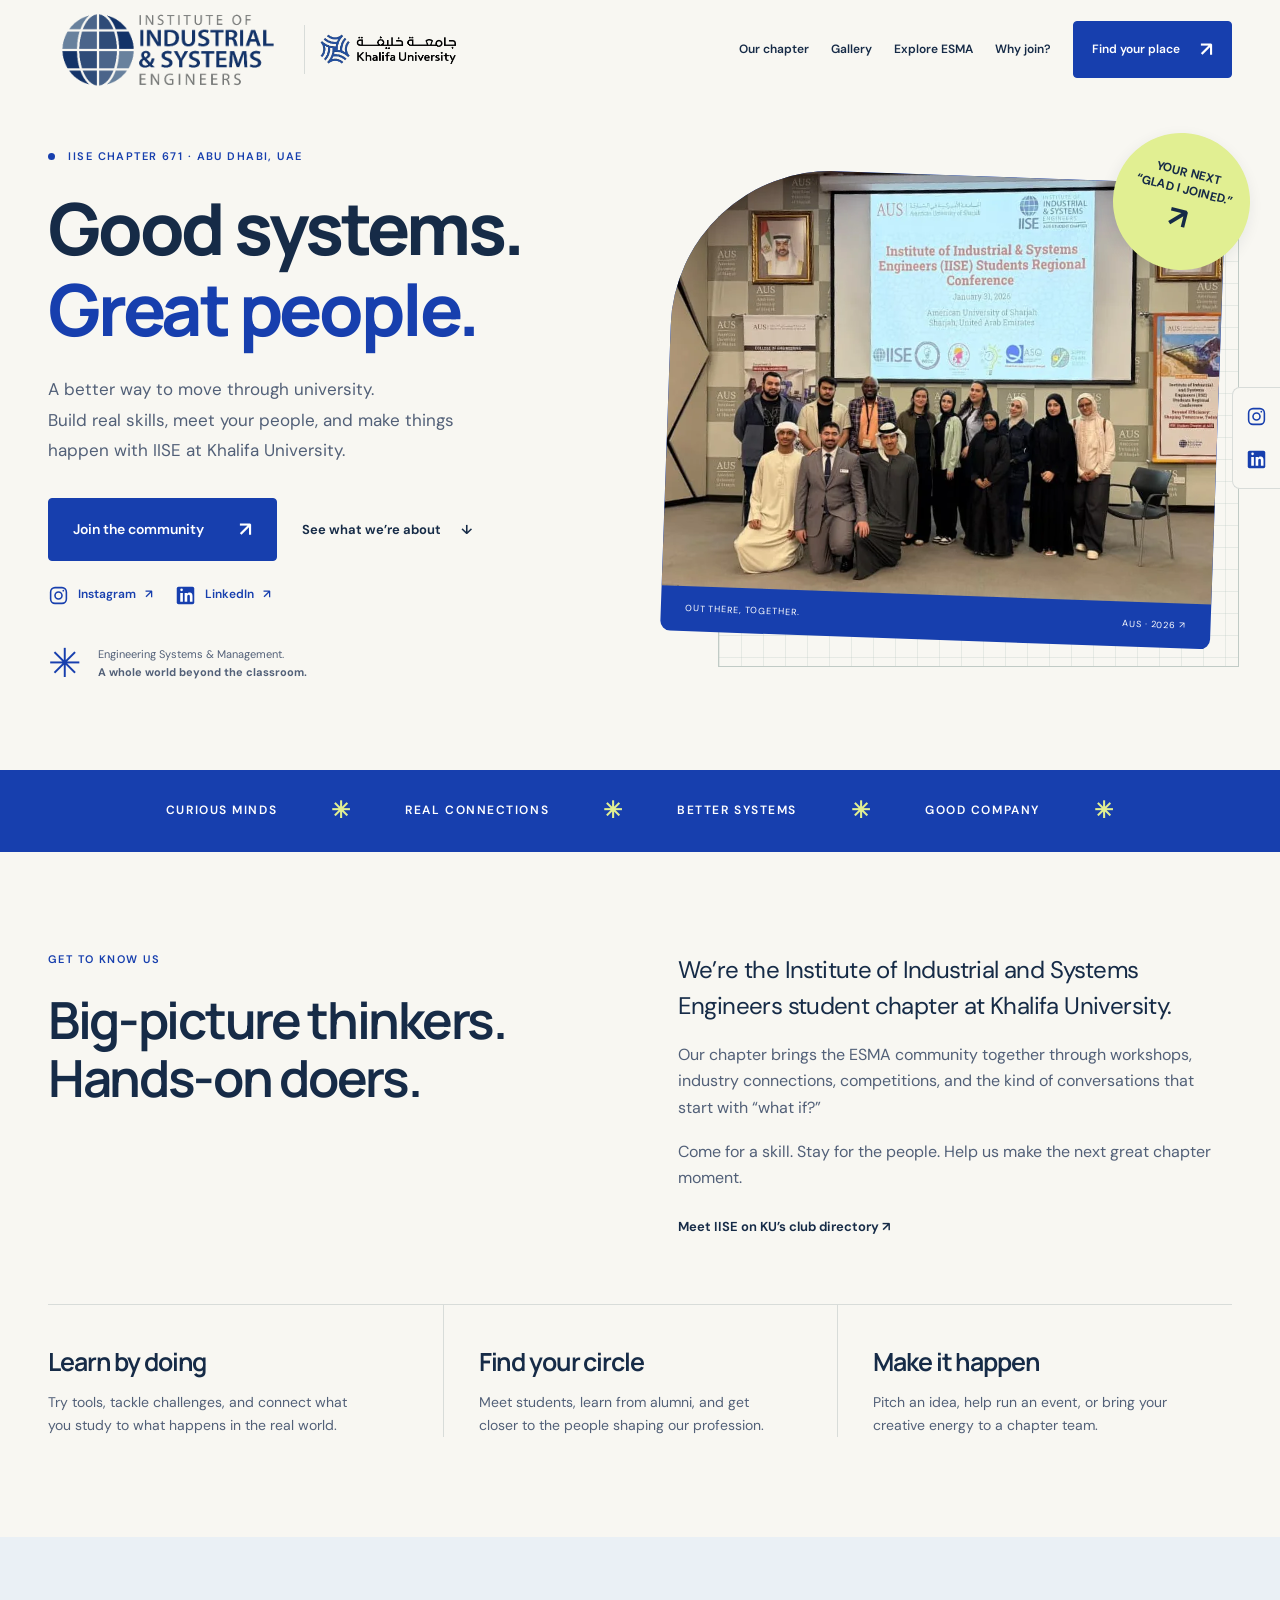
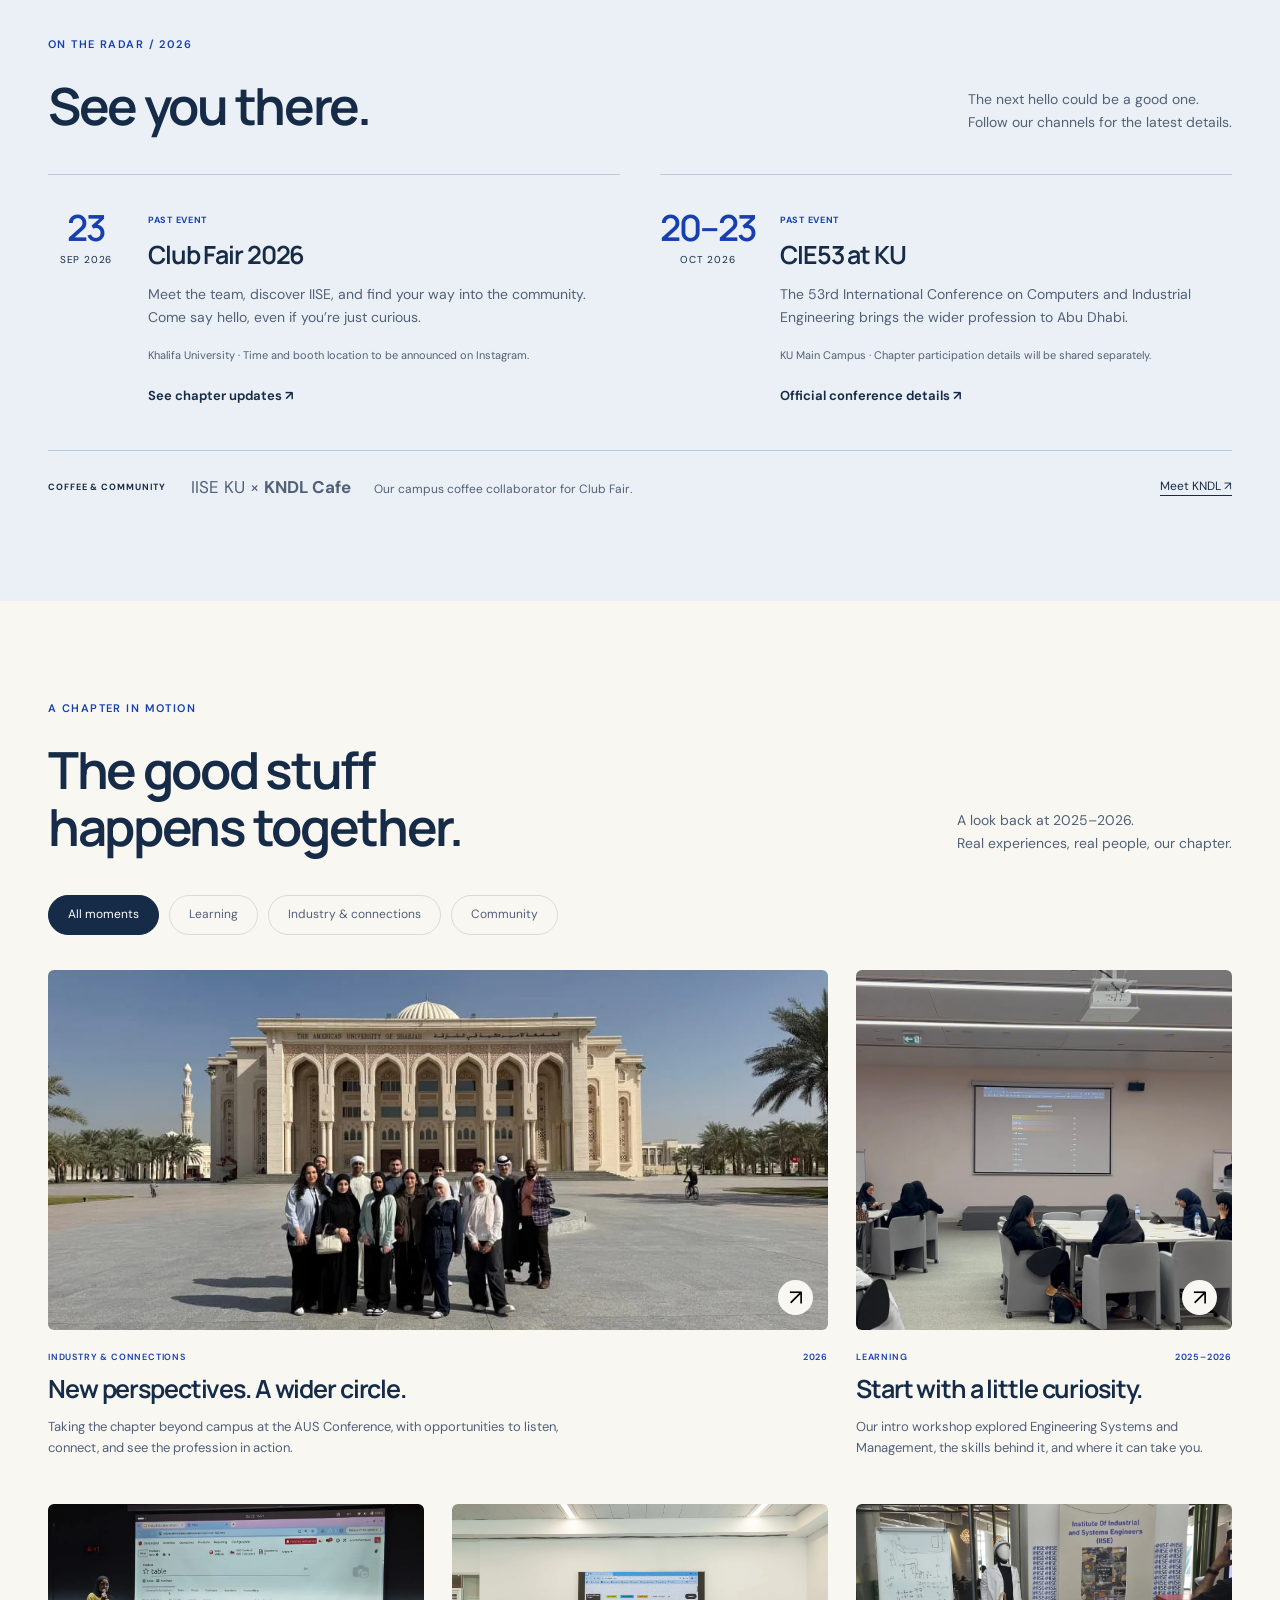
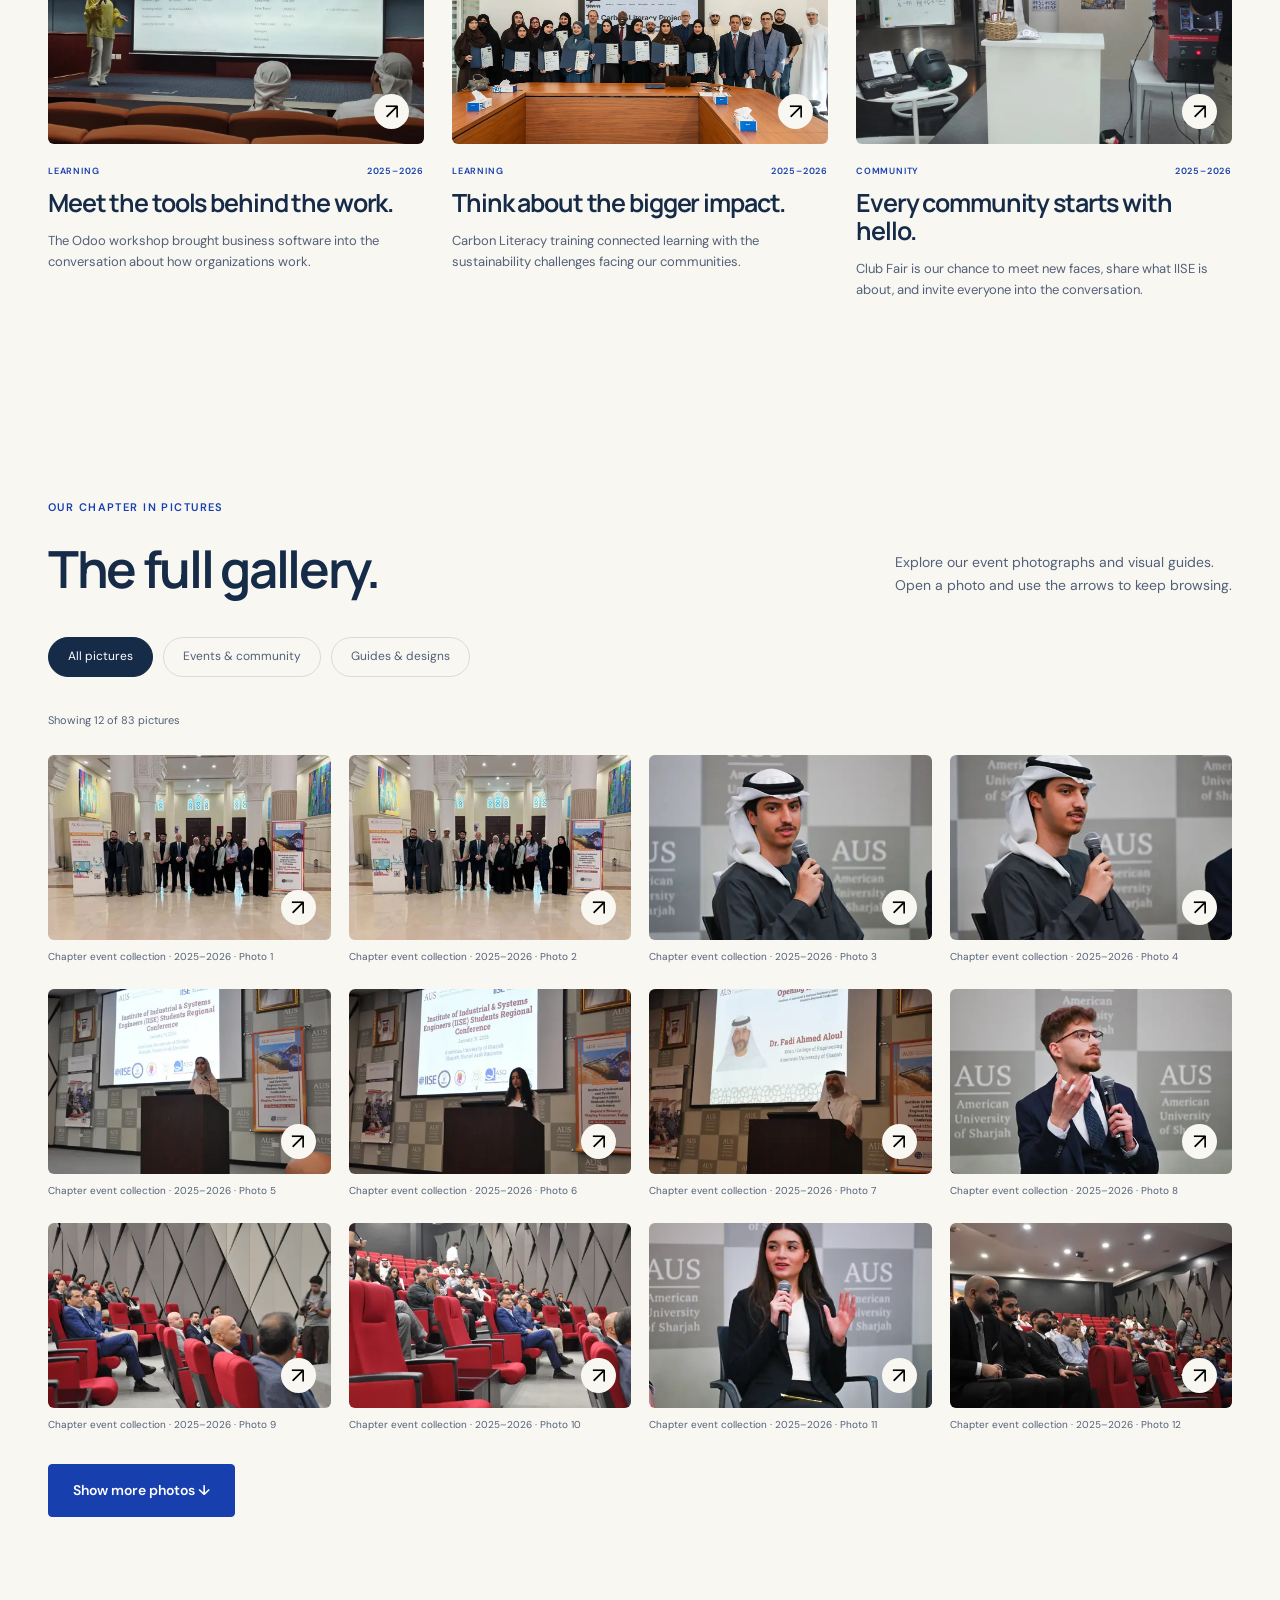
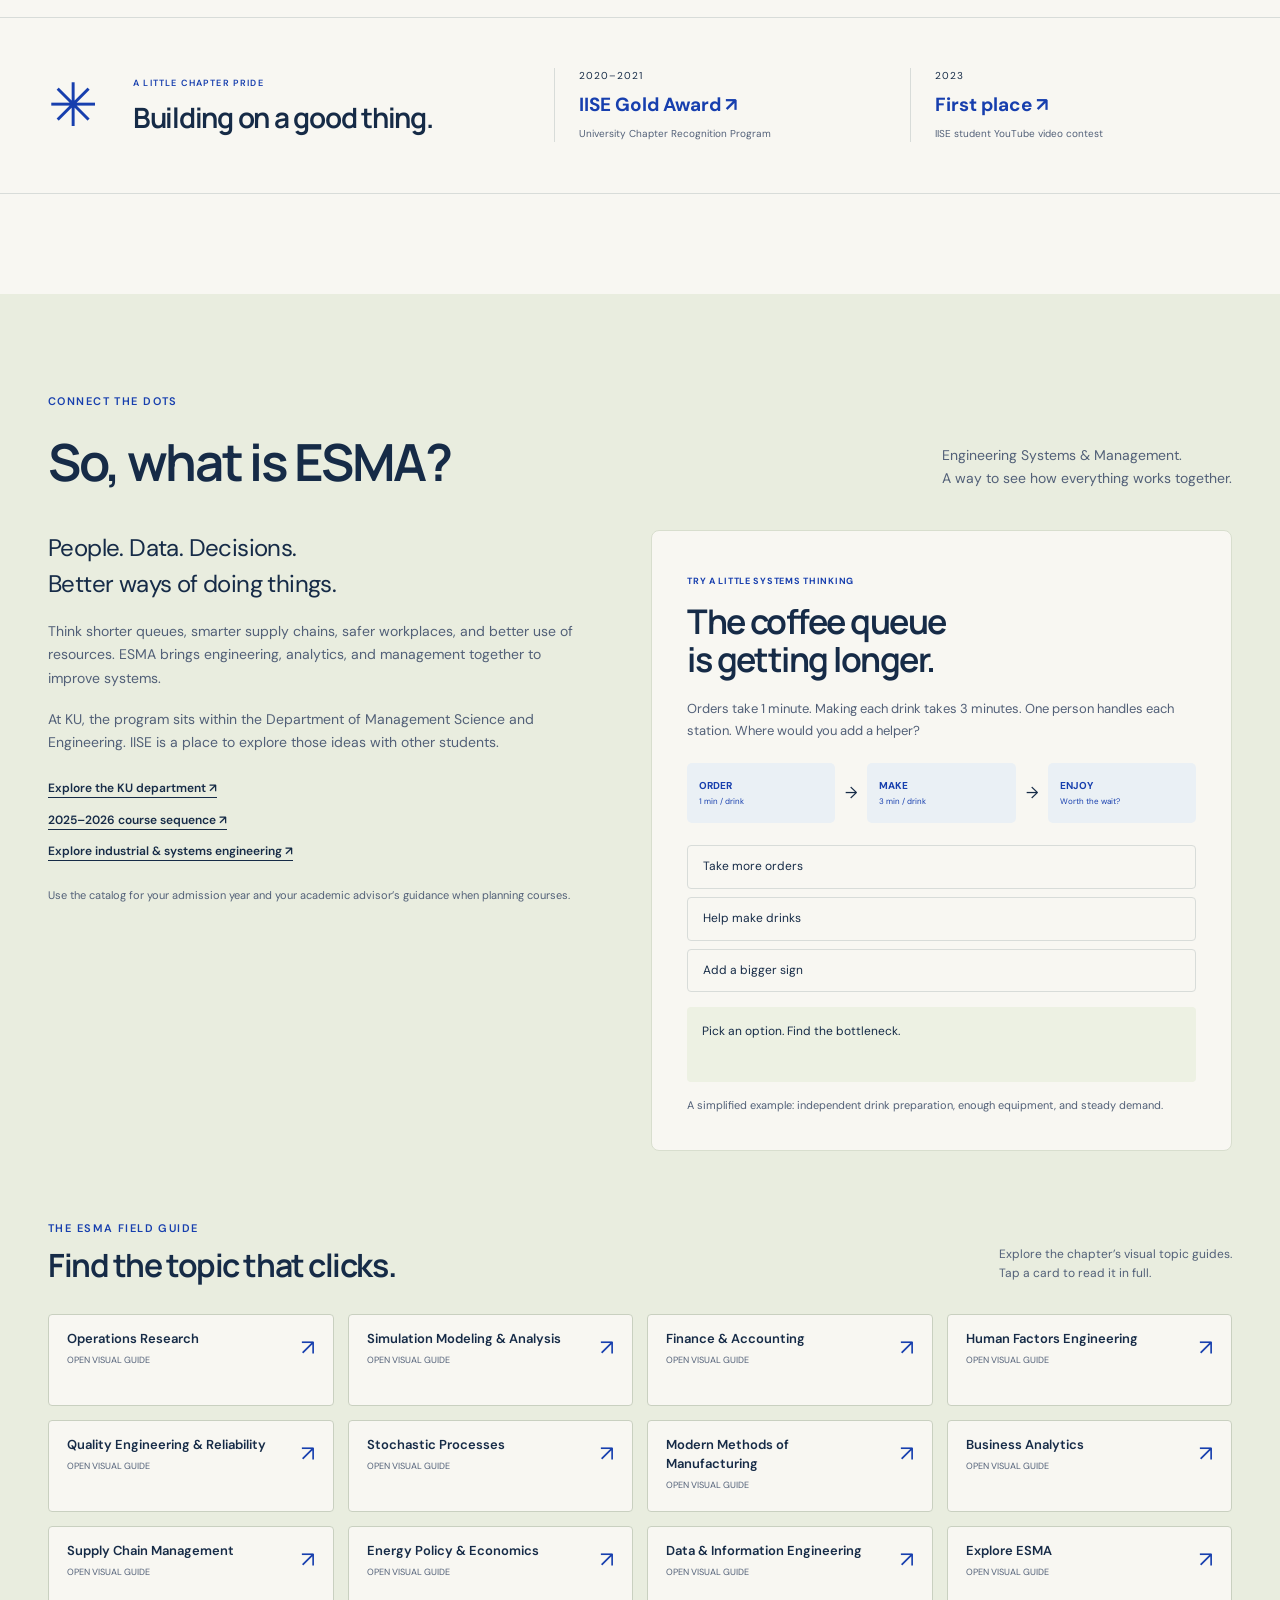
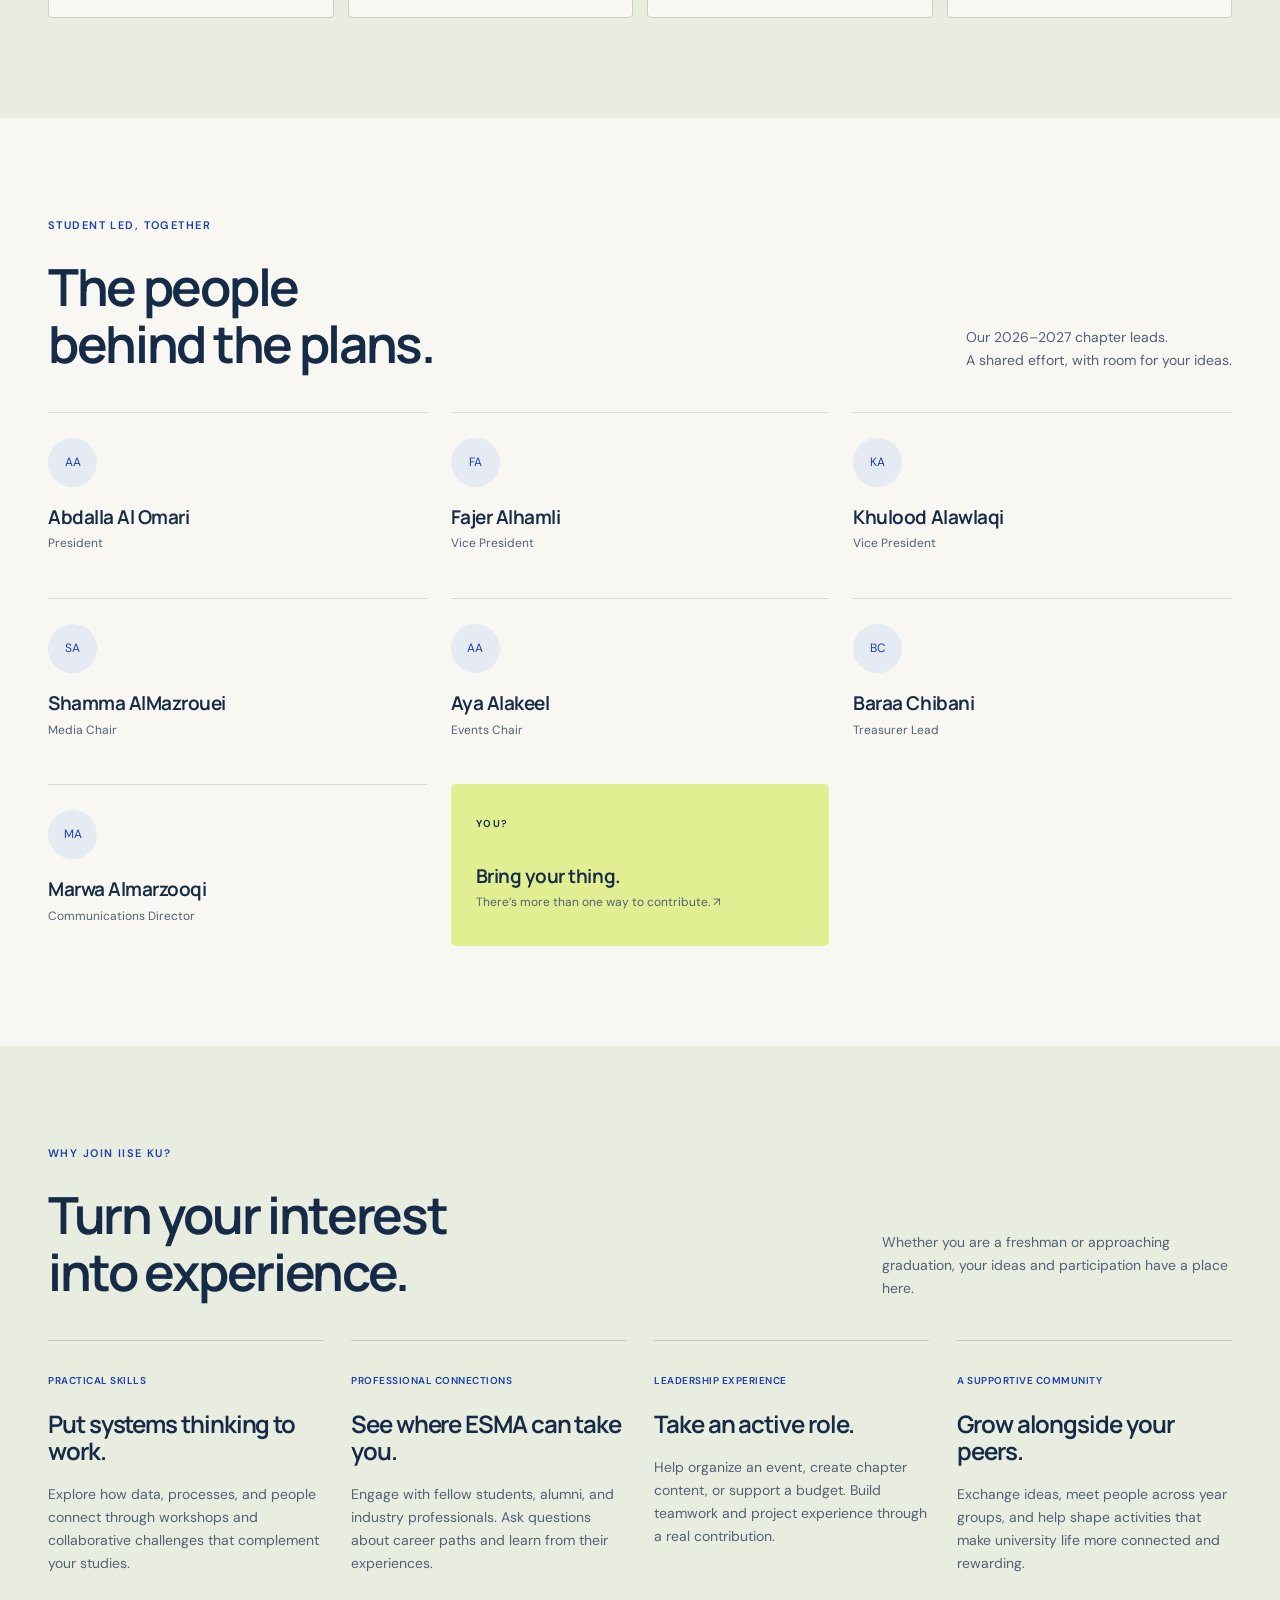
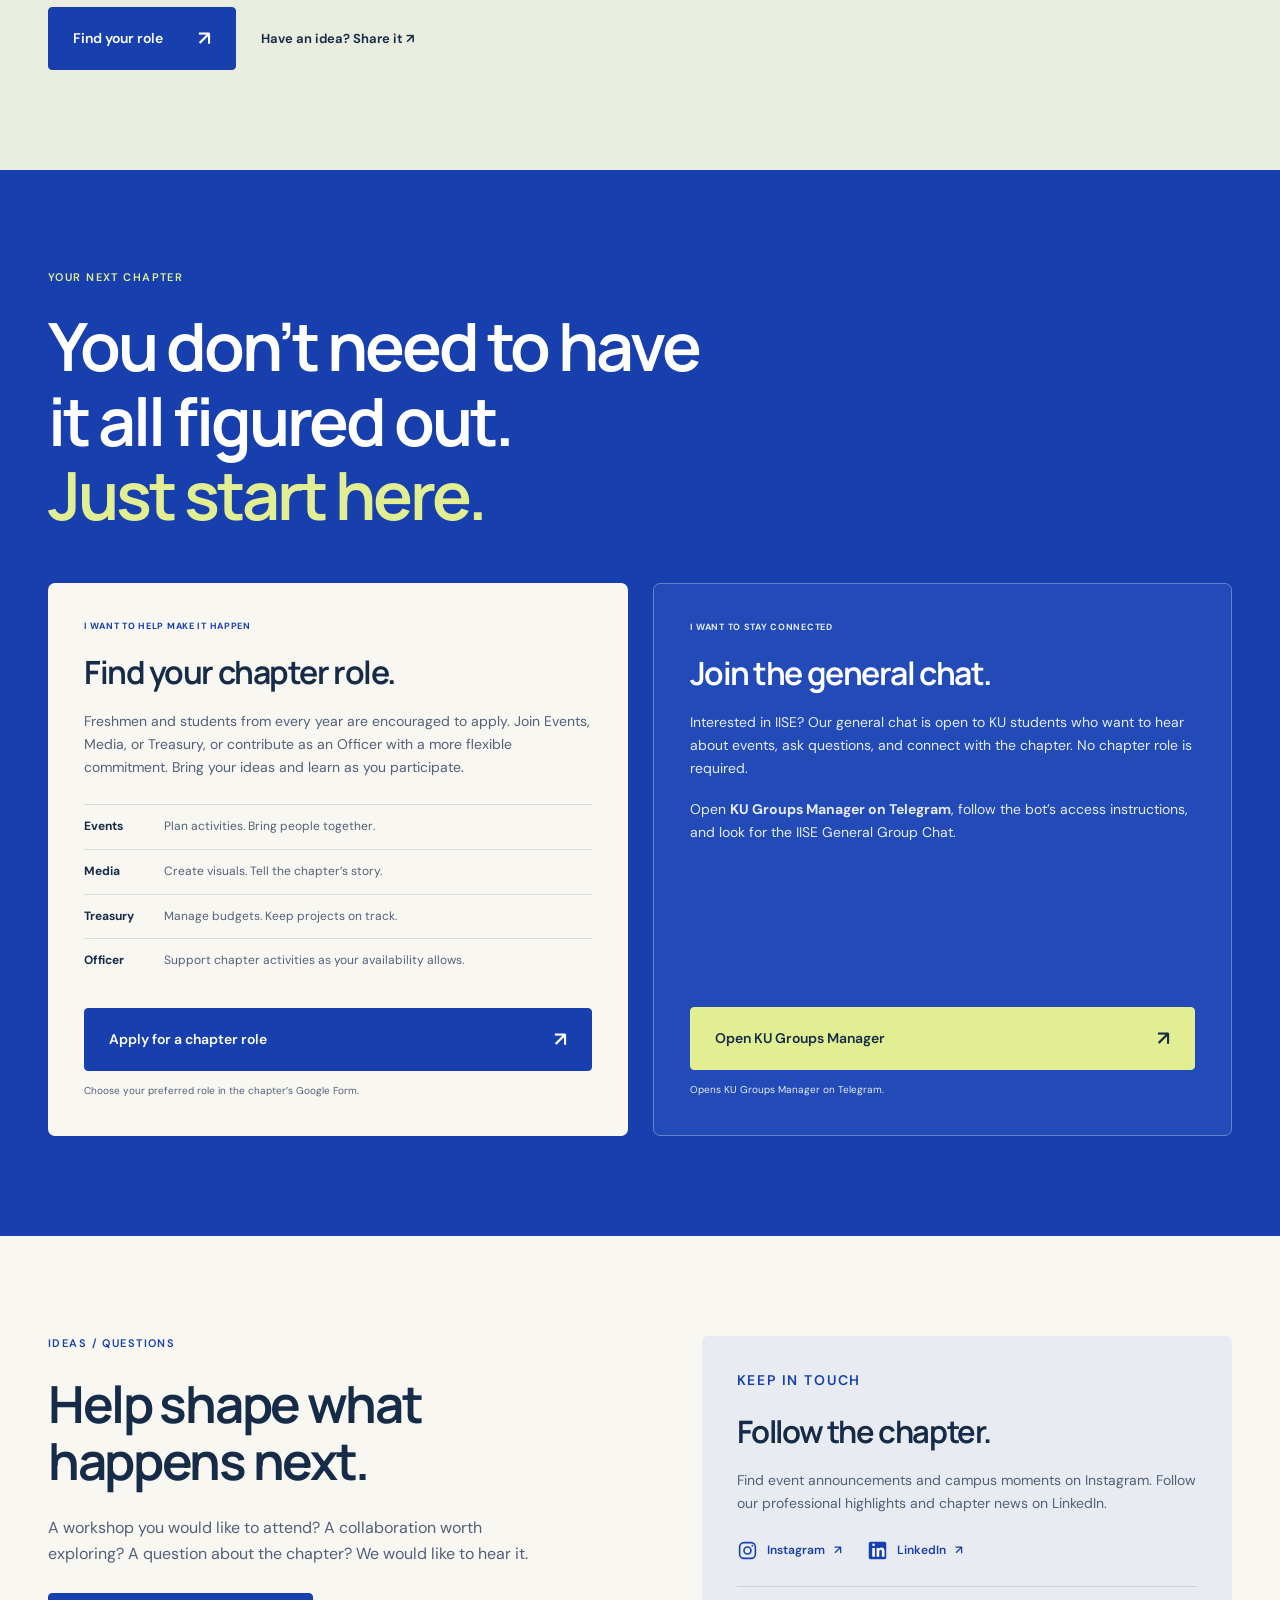
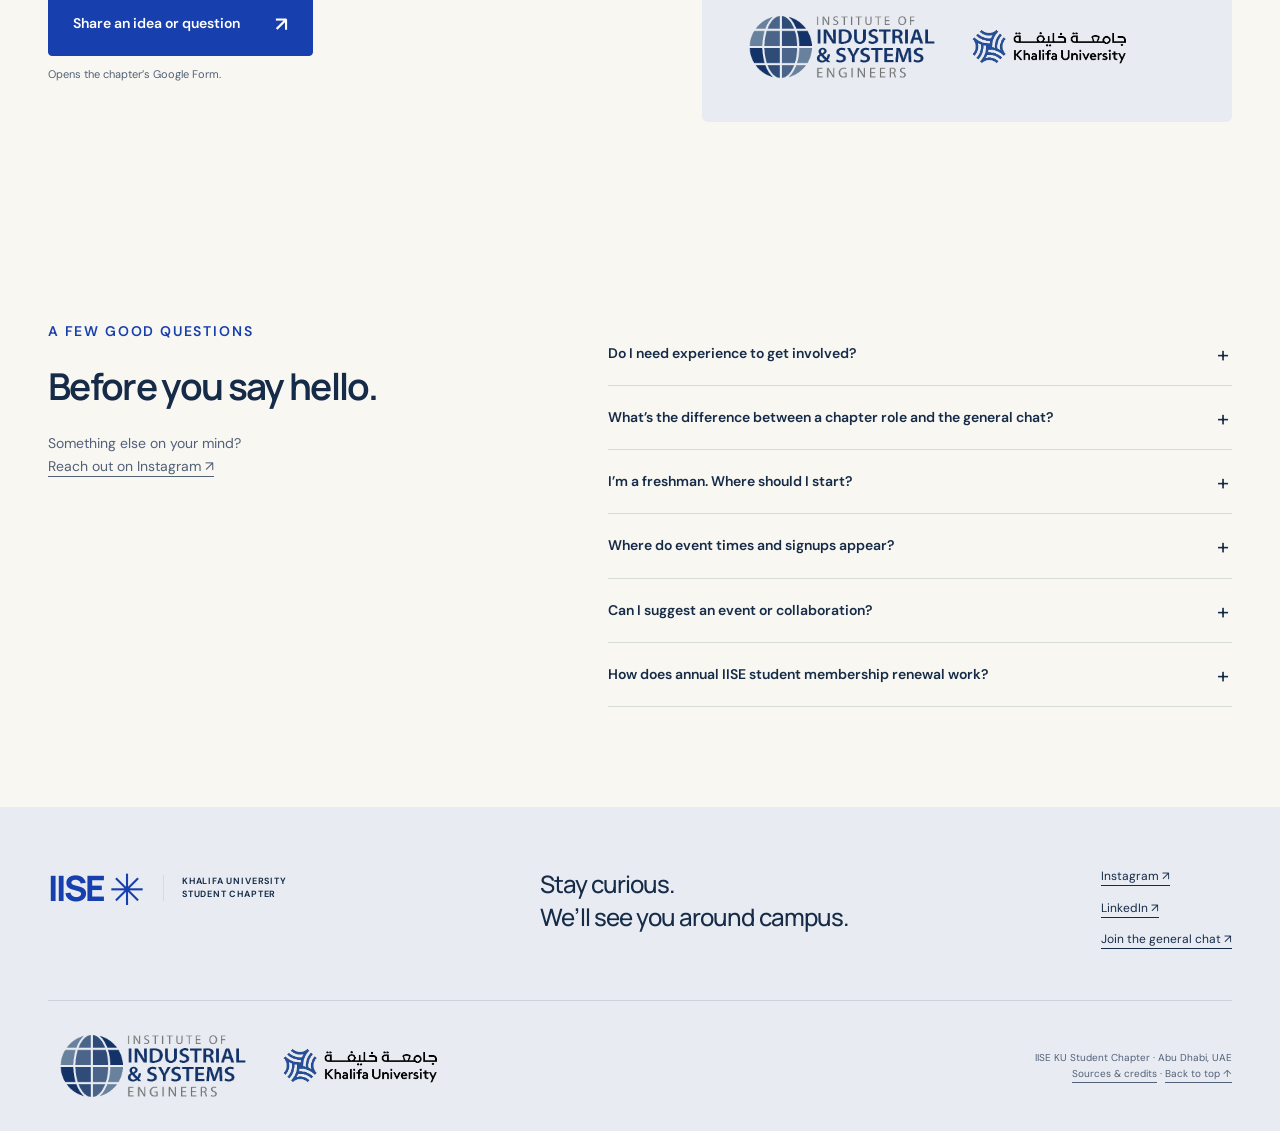
<file: index.html>
<!doctype html>
<html lang="en">
<head>
<meta charset="UTF-8"><meta name="viewport" content="width=device-width,initial-scale=1">
<title>IISE KU Chapter — Find your people. Build what comes next.</title>
<meta name="description" content="Meet Khalifa University's IISE student chapter. Explore Engineering Systems and Management, discover our events, and join the community or a chapter team.">
<meta name="theme-color" content="#153ba6"><meta property="og:title" content="IISE KU Chapter — Engineering a better everyday"><meta property="og:description" content="Real skills. Good company. A community for curious minds at Khalifa University."><meta property="og:type" content="website">
<link rel="icon" href="assets/favicon.svg" type="image/svg+xml"><link rel="stylesheet" href="styles.css"><script src="app.js" defer></script>
</head>
<body>
<a class="skip" href="#main">Skip to content</a>
<header class="header"><a href="#" class="brand" aria-label="IISE KU home"><span class="header-logos"><img src="assets/iise-logo.png" alt="IISE" width="78" height="70"><img src="assets/ku-logo.png" alt="Khalifa University" width="165" height="60"></span></a><button class="menu-toggle" aria-controls="nav" aria-expanded="false">Menu <span>☰</span></button><nav id="nav" aria-label="Main navigation"><a href="#about">Our chapter</a><a href="#gallery">Gallery</a><a href="#explore">Explore ESMA</a><a href="#why-join">Why join?</a><a href="#join" class="button small">Find your place <span>↗</span></a></nav></header>
<aside class="social-rail" aria-label="Follow IISE KU"><a href="https://www.instagram.com/iise.ku/" target="_blank" rel="noopener noreferrer" aria-label="Follow IISE KU on Instagram" title="Instagram"><svg viewbox="0 0 24 24" aria-hidden="true"><rect x="3" y="3" width="18" height="18" rx="5" fill="none" stroke="currentColor" stroke-width="1.8"></rect><circle cx="12" cy="12" r="4" fill="none" stroke="currentColor" stroke-width="1.8"></circle><circle cx="17.5" cy="6.5" r="1" fill="currentColor"></circle></svg><span>Instagram</span><span aria-hidden="true">↗</span></a><a href="https://www.linkedin.com/company/khalifa-university-iise-student-chapter/" target="_blank" rel="noopener noreferrer" aria-label="Follow IISE KU on LinkedIn" title="LinkedIn"><svg viewbox="0 0 24 24" aria-hidden="true"><rect x="2" y="2" width="20" height="20" rx="2" fill="currentColor"></rect><path fill="var(--social-icon-fill,#fff)" d="M6 9h3v10H6zm1.5-5a1.5 1.5 0 1 0 0 3 1.5 1.5 0 0 0 0-3M11 9h3v1.3c.6-1 1.4-1.6 2.8-1.6 2.3 0 3.2 1.5 3.2 4V19h-3v-5.6c0-1.4-.3-2.2-1.4-2.2s-1.6.8-1.6 2.2V19h-3z"></path></svg><span>LinkedIn</span><span aria-hidden="true">↗</span></a></aside><main id="main">
<section class="hero wrap"><div class="hero-copy"><p class="eyebrow"><span class="dot"></span> IISE CHAPTER 671 · ABU DHABI, UAE</p><h1>Good systems.<br><span>Great people.</span></h1><p class="intro">A better way to move through university.<br>Build real skills, meet your people, and make things happen with IISE at Khalifa University.</p><div class="buttons"><a class="button" href="#join">Join the community <span>↗</span></a><a class="text-link" href="#moments">See what we’re about <span>↓</span></a></div><div class="hero-socials" aria-label="Chapter social media"><a href="https://www.instagram.com/iise.ku/" target="_blank" rel="noopener noreferrer"><svg viewbox="0 0 24 24" aria-hidden="true"><rect x="3" y="3" width="18" height="18" rx="5" fill="none" stroke="currentColor" stroke-width="1.8"></rect><circle cx="12" cy="12" r="4" fill="none" stroke="currentColor" stroke-width="1.8"></circle><circle cx="17.5" cy="6.5" r="1" fill="currentColor"></circle></svg><span>Instagram</span><span aria-hidden="true">↗</span></a><a href="https://www.linkedin.com/company/khalifa-university-iise-student-chapter/" target="_blank" rel="noopener noreferrer"><svg viewbox="0 0 24 24" aria-hidden="true"><rect x="2" y="2" width="20" height="20" rx="2" fill="currentColor"></rect><path fill="var(--social-icon-fill,#fff)" d="M6 9h3v10H6zm1.5-5a1.5 1.5 0 1 0 0 3 1.5 1.5 0 0 0 0-3M11 9h3v1.3c.6-1 1.4-1.6 2.8-1.6 2.3 0 3.2 1.5 3.2 4V19h-3v-5.6c0-1.4-.3-2.2-1.4-2.2s-1.6.8-1.6 2.2V19h-3z"></path></svg><span>LinkedIn</span><span aria-hidden="true">↗</span></a></div><div class="hero-bottom"><span class="mini-star" aria-hidden="true">✳</span><p>Engineering Systems &amp; Management.<br><strong>A whole world beyond the classroom.</strong></p></div></div><div class="hero-art"><div class="photo-frame"><img src="assets/hero.webp" width="1500" height="1000" alt="IISE students together at the 2026 AUS regional conference" fetchpriority="high"><div class="photo-caption"><span>OUT THERE, TOGETHER.</span><span>AUS · 2026 ↗</span></div></div><span class="sticker">YOUR NEXT<br>“GLAD I JOINED.”<span aria-hidden="true">↗</span></span><div class="grid-decoration" aria-hidden="true"></div></div></section>
<div class="ribbon" aria-label="Our interests"><span>CURIOUS MINDS</span><b aria-hidden="true">✳</b><span>REAL CONNECTIONS</span><b aria-hidden="true">✳</b><span>BETTER SYSTEMS</span><b aria-hidden="true">✳</b><span>GOOD COMPANY</span><b aria-hidden="true">✳</b></div>
<section class="section wrap about" id="about"><div><p class="eyebrow">GET TO KNOW US</p><h2>Big-picture thinkers.<br>Hands-on doers.</h2></div><div><p class="large-copy">We’re the Institute of Industrial and Systems Engineers student chapter at Khalifa University.</p><p>Our chapter brings the ESMA community together through workshops, industry connections, competitions, and the kind of conversations that start with “what if?”</p><p>Come for a skill. Stay for the people. Help us make the next great chapter moment.</p><a href="https://www.ku.ac.ae/student-life/student-clubs-and-organizations" class="text-link" target="_blank" rel="noopener noreferrer">Meet IISE on KU’s club directory ↗</a></div><div class="values"><article><h3>Learn by doing</h3><p>Try tools, tackle challenges, and connect what you study to what happens in the real world.</p></article><article><h3>Find your circle</h3><p>Meet students, learn from alumni, and get closer to the people shaping our profession.</p></article><article><h3>Make it happen</h3><p>Pitch an idea, help run an event, or bring your creative energy to a chapter team.</p></article></div></section>
<section class="events-band" id="next"><div class="wrap section"><div class="section-top"><div><p class="eyebrow">ON THE RADAR / 2026</p><h2>See you there.</h2></div><p>The next hello could be a good one.<br>Follow our channels for the latest details.</p></div><div class="upcoming-grid"><article class="next-event" data-end="2026-09-24"><div class="date-block"><strong>23</strong><span>SEP 2026</span></div><div><span class="tag event-status">CHAPTER MEETUP</span><h3>Find us at Club Fair</h3><p>Meet the team, discover IISE, and find your way into the community. Come say hello, even if you’re just curious.</p><p class="fine">Khalifa University · Time and booth location to be announced on Instagram.</p><a href="https://www.instagram.com/iise.ku/" target="_blank" rel="noopener noreferrer" class="text-link">Get the fair details ↗</a></div></article><article class="next-event" data-end="2026-10-24"><div class="date-block"><strong>20–23</strong><span>OCT 2026</span></div><div><span class="tag event-status">AT KHALIFA UNIVERSITY</span><h3>CIE53 comes to KU</h3><p>The 53rd International Conference on Computers and Industrial Engineering brings the wider profession to Abu Dhabi.</p><p class="fine">KU Main Campus · Chapter participation details will be shared separately.</p><a href="https://www.ku.ac.ae/conferences/the-53rd-international-conference-on-computers-and-industrial-engineering-cie53" target="_blank" rel="noopener noreferrer" class="text-link">Official conference details ↗</a></div></article></div><div class="partner"><span>COFFEE &amp; COMMUNITY</span><p>IISE KU × <strong>KNDL Cafe</strong> <span class="partner-note">Our campus coffee collaborator for Club Fair.</span></p><a href="https://www.instagram.com/kndl.cafe/" target="_blank" rel="noopener noreferrer">Meet KNDL ↗</a></div></div></section>
<section class="section wrap" id="moments"><div class="section-top"><div><p class="eyebrow">A CHAPTER IN MOTION</p><h2>The good stuff<br>happens together.</h2></div><p>A look back at 2025–2026.<br>Real experiences, real people, our chapter.</p></div><div class="filters" role="group" aria-label="Filter chapter moments"><button class="active" data-filter="all" aria-pressed="true">All moments</button><button data-filter="learning" aria-pressed="false">Learning</button><button data-filter="industry" aria-pressed="false">Industry &amp; connections</button><button data-filter="community" aria-pressed="false">Community</button></div><p class="sr-only" id="filter-status" aria-live="polite"></p><div class="moments-grid">
<article class="moment feature" data-category="industry"><button class="image-button" data-photo="assets/aus.webp" data-caption="KU IISE students at the AUS Conference 2026" aria-label="Enlarge AUS conference group photo"><img src="assets/aus.webp" width="1400" height="933" loading="lazy" alt="KU IISE group outside the American University of Sharjah"><span aria-hidden="true">↗</span></button><div class="moment-meta">INDUSTRY &amp; CONNECTIONS <span>2026</span></div><h3>New perspectives. A wider circle.</h3><p>Taking the chapter beyond campus at the AUS Conference, with opportunities to listen, connect, and see the profession in action.</p></article>
<article class="moment" data-category="learning"><button class="image-button" data-photo="assets/intro.webp" data-caption="IISE Intro Workshop · 2025–2026" aria-label="Enlarge intro workshop photo"><img src="assets/intro.webp" width="1200" height="800" loading="lazy" alt="Students participating in the IISE introductory workshop"><span aria-hidden="true">↗</span></button><div class="moment-meta">LEARNING <span>2025–2026</span></div><h3>Start with a little curiosity.</h3><p>Our intro workshop explored Engineering Systems and Management, the skills behind it, and where it can take you.</p></article>
<article class="moment" data-category="learning"><button class="image-button" data-photo="assets/odoo.webp" data-caption="Odoo Workshop · 2025–2026" aria-label="Enlarge Odoo workshop photo"><img src="assets/odoo.webp" width="1200" height="800" loading="lazy" alt="A presenter demonstrating software in the Odoo workshop"><span aria-hidden="true">↗</span></button><div class="moment-meta">LEARNING <span>2025–2026</span></div><h3>Meet the tools behind the work.</h3><p>The Odoo workshop brought business software into the conversation about how organizations work.</p></article>
<article class="moment" data-category="learning"><button class="image-button" data-photo="assets/carbon.webp" data-caption="Carbon Literacy Training · 2025–2026" aria-label="Enlarge Carbon Literacy training photo"><img src="assets/carbon.webp" width="1400" height="900" loading="lazy" alt="Carbon Literacy training participants holding certificates"><span aria-hidden="true">↗</span></button><div class="moment-meta">LEARNING <span>2025–2026</span></div><h3>Think about the bigger impact.</h3><p>Carbon Literacy training connected learning with the sustainability challenges facing our communities.</p></article>
<article class="moment" data-category="community"><button class="image-button" data-photo="assets/fair.webp" data-caption="IISE Club Fair booth · 2025–2026" aria-label="Enlarge Club Fair booth photo"><img src="assets/fair.webp" width="1000" height="1200" loading="lazy" alt="IISE's previous Club Fair booth with chapter displays"><span aria-hidden="true">↗</span></button><div class="moment-meta">COMMUNITY <span>2025–2026</span></div><h3>Every community starts with hello.</h3><p>Club Fair is our chance to meet new faces, share what IISE is about, and invite everyone into the conversation.</p></article></div></section>
<section class="section wrap" id="gallery"><div class="section-top"><div><p class="eyebrow">OUR CHAPTER IN PICTURES</p><h2>The full gallery.</h2></div><p>Explore our event photographs and visual guides.<br>Open a photo and use the arrows to keep browsing.</p></div><div class="filters" role="group" aria-label="Filter gallery"><button class="active" data-gallery-filter="all" aria-pressed="true">All pictures</button><button data-gallery-filter="events" aria-pressed="false">Events &amp; community</button><button data-gallery-filter="guides" aria-pressed="false">Guides &amp; designs</button></div><p id="gallery-status" class="fine" aria-live="polite"></p><div class="gallery-grid"><article class="gallery-item" data-gallery-category="events"><button class="image-button" data-gallery-photo data-photo="assets/gallery/001.webp" data-caption="Chapter event collection · 2025–2026 · Photo 1" aria-label="Enlarge Chapter event collection · 2025–2026 · Photo 1"><img src="assets/gallery/001-thumb.webp" width="480" height="360" loading="lazy" alt="Chapter event collection · 2025–2026 · Photo 1"><span aria-hidden="true">↗</span></button><p>Chapter event collection · 2025–2026 · Photo 1</p></article><article class="gallery-item" data-gallery-category="events"><button class="image-button" data-gallery-photo data-photo="assets/gallery/002.webp" data-caption="Chapter event collection · 2025–2026 · Photo 2" aria-label="Enlarge Chapter event collection · 2025–2026 · Photo 2"><img src="assets/gallery/002-thumb.webp" width="480" height="360" loading="lazy" alt="Chapter event collection · 2025–2026 · Photo 2"><span aria-hidden="true">↗</span></button><p>Chapter event collection · 2025–2026 · Photo 2</p></article><article class="gallery-item" data-gallery-category="events"><button class="image-button" data-gallery-photo data-photo="assets/gallery/003.webp" data-caption="Chapter event collection · 2025–2026 · Photo 3" aria-label="Enlarge Chapter event collection · 2025–2026 · Photo 3"><img src="assets/gallery/003-thumb.webp" width="480" height="360" loading="lazy" alt="Chapter event collection · 2025–2026 · Photo 3"><span aria-hidden="true">↗</span></button><p>Chapter event collection · 2025–2026 · Photo 3</p></article><article class="gallery-item" data-gallery-category="events"><button class="image-button" data-gallery-photo data-photo="assets/gallery/004.webp" data-caption="Chapter event collection · 2025–2026 · Photo 4" aria-label="Enlarge Chapter event collection · 2025–2026 · Photo 4"><img src="assets/gallery/004-thumb.webp" width="480" height="360" loading="lazy" alt="Chapter event collection · 2025–2026 · Photo 4"><span aria-hidden="true">↗</span></button><p>Chapter event collection · 2025–2026 · Photo 4</p></article><article class="gallery-item" data-gallery-category="events"><button class="image-button" data-gallery-photo data-photo="assets/gallery/005.webp" data-caption="Chapter event collection · 2025–2026 · Photo 5" aria-label="Enlarge Chapter event collection · 2025–2026 · Photo 5"><img src="assets/gallery/005-thumb.webp" width="480" height="360" loading="lazy" alt="Chapter event collection · 2025–2026 · Photo 5"><span aria-hidden="true">↗</span></button><p>Chapter event collection · 2025–2026 · Photo 5</p></article><article class="gallery-item" data-gallery-category="events"><button class="image-button" data-gallery-photo data-photo="assets/gallery/006.webp" data-caption="Chapter event collection · 2025–2026 · Photo 6" aria-label="Enlarge Chapter event collection · 2025–2026 · Photo 6"><img src="assets/gallery/006-thumb.webp" width="480" height="360" loading="lazy" alt="Chapter event collection · 2025–2026 · Photo 6"><span aria-hidden="true">↗</span></button><p>Chapter event collection · 2025–2026 · Photo 6</p></article><article class="gallery-item" data-gallery-category="events"><button class="image-button" data-gallery-photo data-photo="assets/gallery/007.webp" data-caption="Chapter event collection · 2025–2026 · Photo 7" aria-label="Enlarge Chapter event collection · 2025–2026 · Photo 7"><img src="assets/gallery/007-thumb.webp" width="480" height="360" loading="lazy" alt="Chapter event collection · 2025–2026 · Photo 7"><span aria-hidden="true">↗</span></button><p>Chapter event collection · 2025–2026 · Photo 7</p></article><article class="gallery-item" data-gallery-category="events"><button class="image-button" data-gallery-photo data-photo="assets/gallery/008.webp" data-caption="Chapter event collection · 2025–2026 · Photo 8" aria-label="Enlarge Chapter event collection · 2025–2026 · Photo 8"><img src="assets/gallery/008-thumb.webp" width="480" height="360" loading="lazy" alt="Chapter event collection · 2025–2026 · Photo 8"><span aria-hidden="true">↗</span></button><p>Chapter event collection · 2025–2026 · Photo 8</p></article><article class="gallery-item" data-gallery-category="events"><button class="image-button" data-gallery-photo data-photo="assets/gallery/009.webp" data-caption="Chapter event collection · 2025–2026 · Photo 9" aria-label="Enlarge Chapter event collection · 2025–2026 · Photo 9"><img src="assets/gallery/009-thumb.webp" width="480" height="360" loading="lazy" alt="Chapter event collection · 2025–2026 · Photo 9"><span aria-hidden="true">↗</span></button><p>Chapter event collection · 2025–2026 · Photo 9</p></article><article class="gallery-item" data-gallery-category="events"><button class="image-button" data-gallery-photo data-photo="assets/gallery/010.webp" data-caption="Chapter event collection · 2025–2026 · Photo 10" aria-label="Enlarge Chapter event collection · 2025–2026 · Photo 10"><img src="assets/gallery/010-thumb.webp" width="480" height="360" loading="lazy" alt="Chapter event collection · 2025–2026 · Photo 10"><span aria-hidden="true">↗</span></button><p>Chapter event collection · 2025–2026 · Photo 10</p></article><article class="gallery-item" data-gallery-category="events"><button class="image-button" data-gallery-photo data-photo="assets/gallery/011.webp" data-caption="Chapter event collection · 2025–2026 · Photo 11" aria-label="Enlarge Chapter event collection · 2025–2026 · Photo 11"><img src="assets/gallery/011-thumb.webp" width="480" height="360" loading="lazy" alt="Chapter event collection · 2025–2026 · Photo 11"><span aria-hidden="true">↗</span></button><p>Chapter event collection · 2025–2026 · Photo 11</p></article><article class="gallery-item" data-gallery-category="events"><button class="image-button" data-gallery-photo data-photo="assets/gallery/012.webp" data-caption="Chapter event collection · 2025–2026 · Photo 12" aria-label="Enlarge Chapter event collection · 2025–2026 · Photo 12"><img src="assets/gallery/012-thumb.webp" width="480" height="360" loading="lazy" alt="Chapter event collection · 2025–2026 · Photo 12"><span aria-hidden="true">↗</span></button><p>Chapter event collection · 2025–2026 · Photo 12</p></article><article class="gallery-item" data-gallery-category="events"><button class="image-button" data-gallery-photo data-photo="assets/gallery/013.webp" data-caption="Chapter event collection · 2025–2026 · Photo 13" aria-label="Enlarge Chapter event collection · 2025–2026 · Photo 13"><img src="assets/gallery/013-thumb.webp" width="480" height="360" loading="lazy" alt="Chapter event collection · 2025–2026 · Photo 13"><span aria-hidden="true">↗</span></button><p>Chapter event collection · 2025–2026 · Photo 13</p></article><article class="gallery-item" data-gallery-category="events"><button class="image-button" data-gallery-photo data-photo="assets/gallery/014.webp" data-caption="Chapter event collection · 2025–2026 · Photo 14" aria-label="Enlarge Chapter event collection · 2025–2026 · Photo 14"><img src="assets/gallery/014-thumb.webp" width="480" height="360" loading="lazy" alt="Chapter event collection · 2025–2026 · Photo 14"><span aria-hidden="true">↗</span></button><p>Chapter event collection · 2025–2026 · Photo 14</p></article><article class="gallery-item" data-gallery-category="events"><button class="image-button" data-gallery-photo data-photo="assets/gallery/015.webp" data-caption="Chapter event collection · 2025–2026 · Photo 15" aria-label="Enlarge Chapter event collection · 2025–2026 · Photo 15"><img src="assets/gallery/015-thumb.webp" width="480" height="360" loading="lazy" alt="Chapter event collection · 2025–2026 · Photo 15"><span aria-hidden="true">↗</span></button><p>Chapter event collection · 2025–2026 · Photo 15</p></article><article class="gallery-item" data-gallery-category="events"><button class="image-button" data-gallery-photo data-photo="assets/gallery/016.webp" data-caption="Chapter event collection · 2025–2026 · Photo 16" aria-label="Enlarge Chapter event collection · 2025–2026 · Photo 16"><img src="assets/gallery/016-thumb.webp" width="480" height="360" loading="lazy" alt="Chapter event collection · 2025–2026 · Photo 16"><span aria-hidden="true">↗</span></button><p>Chapter event collection · 2025–2026 · Photo 16</p></article><article class="gallery-item" data-gallery-category="events"><button class="image-button" data-gallery-photo data-photo="assets/gallery/017.webp" data-caption="Chapter event collection · 2025–2026 · Photo 17" aria-label="Enlarge Chapter event collection · 2025–2026 · Photo 17"><img src="assets/gallery/017-thumb.webp" width="480" height="360" loading="lazy" alt="Chapter event collection · 2025–2026 · Photo 17"><span aria-hidden="true">↗</span></button><p>Chapter event collection · 2025–2026 · Photo 17</p></article><article class="gallery-item" data-gallery-category="events"><button class="image-button" data-gallery-photo data-photo="assets/gallery/018.webp" data-caption="Chapter event collection · 2025–2026 · Photo 18" aria-label="Enlarge Chapter event collection · 2025–2026 · Photo 18"><img src="assets/gallery/018-thumb.webp" width="480" height="360" loading="lazy" alt="Chapter event collection · 2025–2026 · Photo 18"><span aria-hidden="true">↗</span></button><p>Chapter event collection · 2025–2026 · Photo 18</p></article><article class="gallery-item" data-gallery-category="events"><button class="image-button" data-gallery-photo data-photo="assets/gallery/019.webp" data-caption="Chapter event collection · 2025–2026 · Photo 19" aria-label="Enlarge Chapter event collection · 2025–2026 · Photo 19"><img src="assets/gallery/019-thumb.webp" width="480" height="360" loading="lazy" alt="Chapter event collection · 2025–2026 · Photo 19"><span aria-hidden="true">↗</span></button><p>Chapter event collection · 2025–2026 · Photo 19</p></article><article class="gallery-item" data-gallery-category="events"><button class="image-button" data-gallery-photo data-photo="assets/gallery/020.webp" data-caption="Chapter event collection · 2025–2026 · Photo 20" aria-label="Enlarge Chapter event collection · 2025–2026 · Photo 20"><img src="assets/gallery/020-thumb.webp" width="480" height="360" loading="lazy" alt="Chapter event collection · 2025–2026 · Photo 20"><span aria-hidden="true">↗</span></button><p>Chapter event collection · 2025–2026 · Photo 20</p></article><article class="gallery-item" data-gallery-category="events"><button class="image-button" data-gallery-photo data-photo="assets/gallery/021.webp" data-caption="Chapter event collection · 2025–2026 · Photo 21" aria-label="Enlarge Chapter event collection · 2025–2026 · Photo 21"><img src="assets/gallery/021-thumb.webp" width="480" height="360" loading="lazy" alt="Chapter event collection · 2025–2026 · Photo 21"><span aria-hidden="true">↗</span></button><p>Chapter event collection · 2025–2026 · Photo 21</p></article><article class="gallery-item" data-gallery-category="events"><button class="image-button" data-gallery-photo data-photo="assets/gallery/022.webp" data-caption="Chapter event collection · 2025–2026 · Photo 22" aria-label="Enlarge Chapter event collection · 2025–2026 · Photo 22"><img src="assets/gallery/022-thumb.webp" width="480" height="360" loading="lazy" alt="Chapter event collection · 2025–2026 · Photo 22"><span aria-hidden="true">↗</span></button><p>Chapter event collection · 2025–2026 · Photo 22</p></article><article class="gallery-item" data-gallery-category="events"><button class="image-button" data-gallery-photo data-photo="assets/gallery/023.webp" data-caption="Chapter event collection · 2025–2026 · Photo 23" aria-label="Enlarge Chapter event collection · 2025–2026 · Photo 23"><img src="assets/gallery/023-thumb.webp" width="480" height="360" loading="lazy" alt="Chapter event collection · 2025–2026 · Photo 23"><span aria-hidden="true">↗</span></button><p>Chapter event collection · 2025–2026 · Photo 23</p></article><article class="gallery-item" data-gallery-category="events"><button class="image-button" data-gallery-photo data-photo="assets/gallery/024.webp" data-caption="Chapter event collection · 2025–2026 · Photo 24" aria-label="Enlarge Chapter event collection · 2025–2026 · Photo 24"><img src="assets/gallery/024-thumb.webp" width="480" height="360" loading="lazy" alt="Chapter event collection · 2025–2026 · Photo 24"><span aria-hidden="true">↗</span></button><p>Chapter event collection · 2025–2026 · Photo 24</p></article><article class="gallery-item" data-gallery-category="events"><button class="image-button" data-gallery-photo data-photo="assets/gallery/025.webp" data-caption="Chapter event collection · 2025–2026 · Photo 25" aria-label="Enlarge Chapter event collection · 2025–2026 · Photo 25"><img src="assets/gallery/025-thumb.webp" width="480" height="360" loading="lazy" alt="Chapter event collection · 2025–2026 · Photo 25"><span aria-hidden="true">↗</span></button><p>Chapter event collection · 2025–2026 · Photo 25</p></article><article class="gallery-item" data-gallery-category="events"><button class="image-button" data-gallery-photo data-photo="assets/gallery/026.webp" data-caption="Chapter event collection · 2025–2026 · Photo 26" aria-label="Enlarge Chapter event collection · 2025–2026 · Photo 26"><img src="assets/gallery/026-thumb.webp" width="480" height="360" loading="lazy" alt="Chapter event collection · 2025–2026 · Photo 26"><span aria-hidden="true">↗</span></button><p>Chapter event collection · 2025–2026 · Photo 26</p></article><article class="gallery-item" data-gallery-category="events"><button class="image-button" data-gallery-photo data-photo="assets/gallery/027.webp" data-caption="Chapter event collection · 2025–2026 · Photo 27" aria-label="Enlarge Chapter event collection · 2025–2026 · Photo 27"><img src="assets/gallery/027-thumb.webp" width="480" height="360" loading="lazy" alt="Chapter event collection · 2025–2026 · Photo 27"><span aria-hidden="true">↗</span></button><p>Chapter event collection · 2025–2026 · Photo 27</p></article><article class="gallery-item" data-gallery-category="events"><button class="image-button" data-gallery-photo data-photo="assets/gallery/028.webp" data-caption="Chapter event collection · 2025–2026 · Photo 28" aria-label="Enlarge Chapter event collection · 2025–2026 · Photo 28"><img src="assets/gallery/028-thumb.webp" width="480" height="360" loading="lazy" alt="Chapter event collection · 2025–2026 · Photo 28"><span aria-hidden="true">↗</span></button><p>Chapter event collection · 2025–2026 · Photo 28</p></article><article class="gallery-item" data-gallery-category="events"><button class="image-button" data-gallery-photo data-photo="assets/gallery/029.webp" data-caption="Chapter event collection · 2025–2026 · Photo 29" aria-label="Enlarge Chapter event collection · 2025–2026 · Photo 29"><img src="assets/gallery/029-thumb.webp" width="480" height="360" loading="lazy" alt="Chapter event collection · 2025–2026 · Photo 29"><span aria-hidden="true">↗</span></button><p>Chapter event collection · 2025–2026 · Photo 29</p></article><article class="gallery-item" data-gallery-category="events"><button class="image-button" data-gallery-photo data-photo="assets/gallery/030.webp" data-caption="Chapter event collection · 2025–2026 · Photo 30" aria-label="Enlarge Chapter event collection · 2025–2026 · Photo 30"><img src="assets/gallery/030-thumb.webp" width="480" height="360" loading="lazy" alt="Chapter event collection · 2025–2026 · Photo 30"><span aria-hidden="true">↗</span></button><p>Chapter event collection · 2025–2026 · Photo 30</p></article><article class="gallery-item" data-gallery-category="events"><button class="image-button" data-gallery-photo data-photo="assets/gallery/031.webp" data-caption="Chapter event collection · 2025–2026 · Photo 31" aria-label="Enlarge Chapter event collection · 2025–2026 · Photo 31"><img src="assets/gallery/031-thumb.webp" width="480" height="360" loading="lazy" alt="Chapter event collection · 2025–2026 · Photo 31"><span aria-hidden="true">↗</span></button><p>Chapter event collection · 2025–2026 · Photo 31</p></article><article class="gallery-item" data-gallery-category="events"><button class="image-button" data-gallery-photo data-photo="assets/gallery/032.webp" data-caption="Chapter event collection · 2025–2026 · Photo 32" aria-label="Enlarge Chapter event collection · 2025–2026 · Photo 32"><img src="assets/gallery/032-thumb.webp" width="480" height="360" loading="lazy" alt="Chapter event collection · 2025–2026 · Photo 32"><span aria-hidden="true">↗</span></button><p>Chapter event collection · 2025–2026 · Photo 32</p></article><article class="gallery-item" data-gallery-category="events"><button class="image-button" data-gallery-photo data-photo="assets/gallery/033.webp" data-caption="Chapter event collection · 2025–2026 · Photo 33" aria-label="Enlarge Chapter event collection · 2025–2026 · Photo 33"><img src="assets/gallery/033-thumb.webp" width="480" height="360" loading="lazy" alt="Chapter event collection · 2025–2026 · Photo 33"><span aria-hidden="true">↗</span></button><p>Chapter event collection · 2025–2026 · Photo 33</p></article><article class="gallery-item" data-gallery-category="events"><button class="image-button" data-gallery-photo data-photo="assets/gallery/034.webp" data-caption="Chapter event collection · 2025–2026 · Photo 34" aria-label="Enlarge Chapter event collection · 2025–2026 · Photo 34"><img src="assets/gallery/034-thumb.webp" width="480" height="360" loading="lazy" alt="Chapter event collection · 2025–2026 · Photo 34"><span aria-hidden="true">↗</span></button><p>Chapter event collection · 2025–2026 · Photo 34</p></article><article class="gallery-item" data-gallery-category="events"><button class="image-button" data-gallery-photo data-photo="assets/gallery/035.webp" data-caption="Chapter event collection · 2025–2026 · Photo 35" aria-label="Enlarge Chapter event collection · 2025–2026 · Photo 35"><img src="assets/gallery/035-thumb.webp" width="480" height="360" loading="lazy" alt="Chapter event collection · 2025–2026 · Photo 35"><span aria-hidden="true">↗</span></button><p>Chapter event collection · 2025–2026 · Photo 35</p></article><article class="gallery-item" data-gallery-category="events"><button class="image-button" data-gallery-photo data-photo="assets/gallery/036.webp" data-caption="Chapter event collection · 2025–2026 · Photo 36" aria-label="Enlarge Chapter event collection · 2025–2026 · Photo 36"><img src="assets/gallery/036-thumb.webp" width="480" height="360" loading="lazy" alt="Chapter event collection · 2025–2026 · Photo 36"><span aria-hidden="true">↗</span></button><p>Chapter event collection · 2025–2026 · Photo 36</p></article><article class="gallery-item" data-gallery-category="events"><button class="image-button" data-gallery-photo data-photo="assets/gallery/037.webp" data-caption="Chapter event collection · 2025–2026 · Photo 37" aria-label="Enlarge Chapter event collection · 2025–2026 · Photo 37"><img src="assets/gallery/037-thumb.webp" width="480" height="360" loading="lazy" alt="Chapter event collection · 2025–2026 · Photo 37"><span aria-hidden="true">↗</span></button><p>Chapter event collection · 2025–2026 · Photo 37</p></article><article class="gallery-item" data-gallery-category="events"><button class="image-button" data-gallery-photo data-photo="assets/gallery/038.webp" data-caption="Chapter event collection · 2025–2026 · Photo 38" aria-label="Enlarge Chapter event collection · 2025–2026 · Photo 38"><img src="assets/gallery/038-thumb.webp" width="480" height="360" loading="lazy" alt="Chapter event collection · 2025–2026 · Photo 38"><span aria-hidden="true">↗</span></button><p>Chapter event collection · 2025–2026 · Photo 38</p></article><article class="gallery-item" data-gallery-category="events"><button class="image-button" data-gallery-photo data-photo="assets/gallery/039.webp" data-caption="Chapter event collection · 2025–2026 · Photo 39" aria-label="Enlarge Chapter event collection · 2025–2026 · Photo 39"><img src="assets/gallery/039-thumb.webp" width="480" height="360" loading="lazy" alt="Chapter event collection · 2025–2026 · Photo 39"><span aria-hidden="true">↗</span></button><p>Chapter event collection · 2025–2026 · Photo 39</p></article><article class="gallery-item" data-gallery-category="events"><button class="image-button" data-gallery-photo data-photo="assets/gallery/040.webp" data-caption="Chapter event collection · 2025–2026 · Photo 40" aria-label="Enlarge Chapter event collection · 2025–2026 · Photo 40"><img src="assets/gallery/040-thumb.webp" width="480" height="360" loading="lazy" alt="Chapter event collection · 2025–2026 · Photo 40"><span aria-hidden="true">↗</span></button><p>Chapter event collection · 2025–2026 · Photo 40</p></article><article class="gallery-item" data-gallery-category="events"><button class="image-button" data-gallery-photo data-photo="assets/gallery/041.webp" data-caption="Chapter event collection · 2025–2026 · Photo 41" aria-label="Enlarge Chapter event collection · 2025–2026 · Photo 41"><img src="assets/gallery/041-thumb.webp" width="480" height="360" loading="lazy" alt="Chapter event collection · 2025–2026 · Photo 41"><span aria-hidden="true">↗</span></button><p>Chapter event collection · 2025–2026 · Photo 41</p></article><article class="gallery-item" data-gallery-category="events"><button class="image-button" data-gallery-photo data-photo="assets/gallery/042.webp" data-caption="Chapter event collection · 2025–2026 · Photo 42" aria-label="Enlarge Chapter event collection · 2025–2026 · Photo 42"><img src="assets/gallery/042-thumb.webp" width="480" height="360" loading="lazy" alt="Chapter event collection · 2025–2026 · Photo 42"><span aria-hidden="true">↗</span></button><p>Chapter event collection · 2025–2026 · Photo 42</p></article><article class="gallery-item" data-gallery-category="events"><button class="image-button" data-gallery-photo data-photo="assets/gallery/043.webp" data-caption="Chapter event collection · 2025–2026 · Photo 43" aria-label="Enlarge Chapter event collection · 2025–2026 · Photo 43"><img src="assets/gallery/043-thumb.webp" width="480" height="360" loading="lazy" alt="Chapter event collection · 2025–2026 · Photo 43"><span aria-hidden="true">↗</span></button><p>Chapter event collection · 2025–2026 · Photo 43</p></article><article class="gallery-item" data-gallery-category="events"><button class="image-button" data-gallery-photo data-photo="assets/gallery/044.webp" data-caption="Chapter event collection · 2025–2026 · Photo 44" aria-label="Enlarge Chapter event collection · 2025–2026 · Photo 44"><img src="assets/gallery/044-thumb.webp" width="480" height="360" loading="lazy" alt="Chapter event collection · 2025–2026 · Photo 44"><span aria-hidden="true">↗</span></button><p>Chapter event collection · 2025–2026 · Photo 44</p></article><article class="gallery-item" data-gallery-category="events"><button class="image-button" data-gallery-photo data-photo="assets/gallery/045.webp" data-caption="Chapter event collection · 2025–2026 · Photo 45" aria-label="Enlarge Chapter event collection · 2025–2026 · Photo 45"><img src="assets/gallery/045-thumb.webp" width="480" height="360" loading="lazy" alt="Chapter event collection · 2025–2026 · Photo 45"><span aria-hidden="true">↗</span></button><p>Chapter event collection · 2025–2026 · Photo 45</p></article><article class="gallery-item" data-gallery-category="events"><button class="image-button" data-gallery-photo data-photo="assets/gallery/046.webp" data-caption="Chapter event collection · 2025–2026 · Photo 46" aria-label="Enlarge Chapter event collection · 2025–2026 · Photo 46"><img src="assets/gallery/046-thumb.webp" width="480" height="360" loading="lazy" alt="Chapter event collection · 2025–2026 · Photo 46"><span aria-hidden="true">↗</span></button><p>Chapter event collection · 2025–2026 · Photo 46</p></article><article class="gallery-item" data-gallery-category="events"><button class="image-button" data-gallery-photo data-photo="assets/gallery/047.webp" data-caption="Chapter event collection · 2025–2026 · Photo 47" aria-label="Enlarge Chapter event collection · 2025–2026 · Photo 47"><img src="assets/gallery/047-thumb.webp" width="480" height="360" loading="lazy" alt="Chapter event collection · 2025–2026 · Photo 47"><span aria-hidden="true">↗</span></button><p>Chapter event collection · 2025–2026 · Photo 47</p></article><article class="gallery-item" data-gallery-category="events"><button class="image-button" data-gallery-photo data-photo="assets/gallery/048.webp" data-caption="Chapter event collection · 2025–2026 · Photo 48" aria-label="Enlarge Chapter event collection · 2025–2026 · Photo 48"><img src="assets/gallery/048-thumb.webp" width="480" height="360" loading="lazy" alt="Chapter event collection · 2025–2026 · Photo 48"><span aria-hidden="true">↗</span></button><p>Chapter event collection · 2025–2026 · Photo 48</p></article><article class="gallery-item" data-gallery-category="events"><button class="image-button" data-gallery-photo data-photo="assets/gallery/049.webp" data-caption="Chapter event collection · 2025–2026 · Photo 49" aria-label="Enlarge Chapter event collection · 2025–2026 · Photo 49"><img src="assets/gallery/049-thumb.webp" width="480" height="360" loading="lazy" alt="Chapter event collection · 2025–2026 · Photo 49"><span aria-hidden="true">↗</span></button><p>Chapter event collection · 2025–2026 · Photo 49</p></article><article class="gallery-item" data-gallery-category="events"><button class="image-button" data-gallery-photo data-photo="assets/gallery/050.webp" data-caption="Chapter event collection · 2025–2026 · Photo 50" aria-label="Enlarge Chapter event collection · 2025–2026 · Photo 50"><img src="assets/gallery/050-thumb.webp" width="480" height="360" loading="lazy" alt="Chapter event collection · 2025–2026 · Photo 50"><span aria-hidden="true">↗</span></button><p>Chapter event collection · 2025–2026 · Photo 50</p></article><article class="gallery-item" data-gallery-category="events"><button class="image-button" data-gallery-photo data-photo="assets/gallery/051.webp" data-caption="Chapter event collection · 2025–2026 · Photo 51" aria-label="Enlarge Chapter event collection · 2025–2026 · Photo 51"><img src="assets/gallery/051-thumb.webp" width="480" height="360" loading="lazy" alt="Chapter event collection · 2025–2026 · Photo 51"><span aria-hidden="true">↗</span></button><p>Chapter event collection · 2025–2026 · Photo 51</p></article><article class="gallery-item" data-gallery-category="events"><button class="image-button" data-gallery-photo data-photo="assets/gallery/052.webp" data-caption="Chapter event collection · 2025–2026 · Photo 52" aria-label="Enlarge Chapter event collection · 2025–2026 · Photo 52"><img src="assets/gallery/052-thumb.webp" width="480" height="360" loading="lazy" alt="Chapter event collection · 2025–2026 · Photo 52"><span aria-hidden="true">↗</span></button><p>Chapter event collection · 2025–2026 · Photo 52</p></article><article class="gallery-item" data-gallery-category="events"><button class="image-button" data-gallery-photo data-photo="assets/gallery/053.webp" data-caption="Chapter event collection · 2025–2026 · Photo 53" aria-label="Enlarge Chapter event collection · 2025–2026 · Photo 53"><img src="assets/gallery/053-thumb.webp" width="480" height="360" loading="lazy" alt="Chapter event collection · 2025–2026 · Photo 53"><span aria-hidden="true">↗</span></button><p>Chapter event collection · 2025–2026 · Photo 53</p></article><article class="gallery-item" data-gallery-category="events"><button class="image-button" data-gallery-photo data-photo="assets/gallery/054.webp" data-caption="Chapter event collection · 2025–2026 · Photo 54" aria-label="Enlarge Chapter event collection · 2025–2026 · Photo 54"><img src="assets/gallery/054-thumb.webp" width="480" height="360" loading="lazy" alt="Chapter event collection · 2025–2026 · Photo 54"><span aria-hidden="true">↗</span></button><p>Chapter event collection · 2025–2026 · Photo 54</p></article><article class="gallery-item" data-gallery-category="events"><button class="image-button" data-gallery-photo data-photo="assets/gallery/055.webp" data-caption="Chapter event collection · 2025–2026 · Photo 55" aria-label="Enlarge Chapter event collection · 2025–2026 · Photo 55"><img src="assets/gallery/055-thumb.webp" width="480" height="360" loading="lazy" alt="Chapter event collection · 2025–2026 · Photo 55"><span aria-hidden="true">↗</span></button><p>Chapter event collection · 2025–2026 · Photo 55</p></article><article class="gallery-item" data-gallery-category="events"><button class="image-button" data-gallery-photo data-photo="assets/gallery/056.webp" data-caption="Chapter event collection · 2025–2026 · Photo 56" aria-label="Enlarge Chapter event collection · 2025–2026 · Photo 56"><img src="assets/gallery/056-thumb.webp" width="480" height="360" loading="lazy" alt="Chapter event collection · 2025–2026 · Photo 56"><span aria-hidden="true">↗</span></button><p>Chapter event collection · 2025–2026 · Photo 56</p></article><article class="gallery-item" data-gallery-category="events"><button class="image-button" data-gallery-photo data-photo="assets/gallery/057.webp" data-caption="Chapter event collection · 2025–2026 · Photo 57" aria-label="Enlarge Chapter event collection · 2025–2026 · Photo 57"><img src="assets/gallery/057-thumb.webp" width="480" height="360" loading="lazy" alt="Chapter event collection · 2025–2026 · Photo 57"><span aria-hidden="true">↗</span></button><p>Chapter event collection · 2025–2026 · Photo 57</p></article><article class="gallery-item" data-gallery-category="events"><button class="image-button" data-gallery-photo data-photo="assets/gallery/058.webp" data-caption="Chapter event collection · 2025–2026 · Photo 58" aria-label="Enlarge Chapter event collection · 2025–2026 · Photo 58"><img src="assets/gallery/058-thumb.webp" width="480" height="360" loading="lazy" alt="Chapter event collection · 2025–2026 · Photo 58"><span aria-hidden="true">↗</span></button><p>Chapter event collection · 2025–2026 · Photo 58</p></article><article class="gallery-item" data-gallery-category="events"><button class="image-button" data-gallery-photo data-photo="assets/gallery/059.webp" data-caption="Chapter event collection · 2025–2026 · Photo 59" aria-label="Enlarge Chapter event collection · 2025–2026 · Photo 59"><img src="assets/gallery/059-thumb.webp" width="480" height="360" loading="lazy" alt="Chapter event collection · 2025–2026 · Photo 59"><span aria-hidden="true">↗</span></button><p>Chapter event collection · 2025–2026 · Photo 59</p></article><article class="gallery-item" data-gallery-category="events"><button class="image-button" data-gallery-photo data-photo="assets/gallery/060.webp" data-caption="IISE Intro Workshop · 2025–2026 · Photo 60" aria-label="Enlarge IISE Intro Workshop · 2025–2026 · Photo 60"><img src="assets/gallery/060-thumb.webp" width="480" height="360" loading="lazy" alt="IISE Intro Workshop · 2025–2026 · Photo 60"><span aria-hidden="true">↗</span></button><p>IISE Intro Workshop · 2025–2026 · Photo 60</p></article><article class="gallery-item" data-gallery-category="events"><button class="image-button" data-gallery-photo data-photo="assets/gallery/061.webp" data-caption="AUS Conference 2026 · 2025–2026 · Photo 61" aria-label="Enlarge AUS Conference 2026 · 2025–2026 · Photo 61"><img src="assets/gallery/061-thumb.webp" width="480" height="360" loading="lazy" alt="AUS Conference 2026 · 2025–2026 · Photo 61"><span aria-hidden="true">↗</span></button><p>AUS Conference 2026 · 2025–2026 · Photo 61</p></article><article class="gallery-item" data-gallery-category="events"><button class="image-button" data-gallery-photo data-photo="assets/gallery/062.webp" data-caption="AUS Conference 2026 · 2025–2026 · Photo 62" aria-label="Enlarge AUS Conference 2026 · 2025–2026 · Photo 62"><img src="assets/gallery/062-thumb.webp" width="480" height="360" loading="lazy" alt="AUS Conference 2026 · 2025–2026 · Photo 62"><span aria-hidden="true">↗</span></button><p>AUS Conference 2026 · 2025–2026 · Photo 62</p></article><article class="gallery-item" data-gallery-category="events"><button class="image-button" data-gallery-photo data-photo="assets/gallery/063.webp" data-caption="AUS Conference 2026 · 2025–2026 · Photo 63" aria-label="Enlarge AUS Conference 2026 · 2025–2026 · Photo 63"><img src="assets/gallery/063-thumb.webp" width="480" height="360" loading="lazy" alt="AUS Conference 2026 · 2025–2026 · Photo 63"><span aria-hidden="true">↗</span></button><p>AUS Conference 2026 · 2025–2026 · Photo 63</p></article><article class="gallery-item" data-gallery-category="events"><button class="image-button" data-gallery-photo data-photo="assets/gallery/064.webp" data-caption="AUS Conference 2026 · 2025–2026 · Photo 64" aria-label="Enlarge AUS Conference 2026 · 2025–2026 · Photo 64"><img src="assets/gallery/064-thumb.webp" width="480" height="360" loading="lazy" alt="AUS Conference 2026 · 2025–2026 · Photo 64"><span aria-hidden="true">↗</span></button><p>AUS Conference 2026 · 2025–2026 · Photo 64</p></article><article class="gallery-item" data-gallery-category="events"><button class="image-button" data-gallery-photo data-photo="assets/gallery/065.webp" data-caption="Carbon Literacy Training · 2025–2026 · Photo 65" aria-label="Enlarge Carbon Literacy Training · 2025–2026 · Photo 65"><img src="assets/gallery/065-thumb.webp" width="480" height="360" loading="lazy" alt="Carbon Literacy Training · 2025–2026 · Photo 65"><span aria-hidden="true">↗</span></button><p>Carbon Literacy Training · 2025–2026 · Photo 65</p></article><article class="gallery-item" data-gallery-category="events"><button class="image-button" data-gallery-photo data-photo="assets/gallery/066.webp" data-caption="Club Fair · 2025–2026 · Photo 66" aria-label="Enlarge Club Fair · 2025–2026 · Photo 66"><img src="assets/gallery/066-thumb.webp" width="480" height="360" loading="lazy" alt="Club Fair · 2025–2026 · Photo 66"><span aria-hidden="true">↗</span></button><p>Club Fair · 2025–2026 · Photo 66</p></article><article class="gallery-item" data-gallery-category="events"><button class="image-button" data-gallery-photo data-photo="assets/gallery/067.webp" data-caption="Club Fair · 2025–2026 · Photo 67" aria-label="Enlarge Club Fair · 2025–2026 · Photo 67"><img src="assets/gallery/067-thumb.webp" width="480" height="360" loading="lazy" alt="Club Fair · 2025–2026 · Photo 67"><span aria-hidden="true">↗</span></button><p>Club Fair · 2025–2026 · Photo 67</p></article><article class="gallery-item" data-gallery-category="events"><button class="image-button" data-gallery-photo data-photo="assets/gallery/068.webp" data-caption="Club Fair · 2025–2026 · Photo 68" aria-label="Enlarge Club Fair · 2025–2026 · Photo 68"><img src="assets/gallery/068-thumb.webp" width="480" height="360" loading="lazy" alt="Club Fair · 2025–2026 · Photo 68"><span aria-hidden="true">↗</span></button><p>Club Fair · 2025–2026 · Photo 68</p></article><article class="gallery-item" data-gallery-category="guides"><button class="image-button" data-gallery-photo data-photo="assets/gallery/069.webp" data-caption="ESMA visual topic guide · Photo 69" aria-label="Enlarge ESMA visual topic guide · Photo 69"><img src="assets/gallery/069-thumb.webp" width="480" height="360" loading="lazy" alt="ESMA visual topic guide · Photo 69"><span aria-hidden="true">↗</span></button><p>ESMA visual topic guide · Photo 69</p></article><article class="gallery-item" data-gallery-category="guides"><button class="image-button" data-gallery-photo data-photo="assets/gallery/070.webp" data-caption="ESMA visual topic guide · Photo 70" aria-label="Enlarge ESMA visual topic guide · Photo 70"><img src="assets/gallery/070-thumb.webp" width="480" height="360" loading="lazy" alt="ESMA visual topic guide · Photo 70"><span aria-hidden="true">↗</span></button><p>ESMA visual topic guide · Photo 70</p></article><article class="gallery-item" data-gallery-category="guides"><button class="image-button" data-gallery-photo data-photo="assets/gallery/071.webp" data-caption="ESMA visual topic guide · Photo 71" aria-label="Enlarge ESMA visual topic guide · Photo 71"><img src="assets/gallery/071-thumb.webp" width="480" height="360" loading="lazy" alt="ESMA visual topic guide · Photo 71"><span aria-hidden="true">↗</span></button><p>ESMA visual topic guide · Photo 71</p></article><article class="gallery-item" data-gallery-category="guides"><button class="image-button" data-gallery-photo data-photo="assets/gallery/072.webp" data-caption="ESMA visual topic guide · Photo 72" aria-label="Enlarge ESMA visual topic guide · Photo 72"><img src="assets/gallery/072-thumb.webp" width="480" height="360" loading="lazy" alt="ESMA visual topic guide · Photo 72"><span aria-hidden="true">↗</span></button><p>ESMA visual topic guide · Photo 72</p></article><article class="gallery-item" data-gallery-category="guides"><button class="image-button" data-gallery-photo data-photo="assets/gallery/073.webp" data-caption="ESMA visual topic guide · Photo 73" aria-label="Enlarge ESMA visual topic guide · Photo 73"><img src="assets/gallery/073-thumb.webp" width="480" height="360" loading="lazy" alt="ESMA visual topic guide · Photo 73"><span aria-hidden="true">↗</span></button><p>ESMA visual topic guide · Photo 73</p></article><article class="gallery-item" data-gallery-category="guides"><button class="image-button" data-gallery-photo data-photo="assets/gallery/074.webp" data-caption="ESMA visual topic guide · Photo 74" aria-label="Enlarge ESMA visual topic guide · Photo 74"><img src="assets/gallery/074-thumb.webp" width="480" height="360" loading="lazy" alt="ESMA visual topic guide · Photo 74"><span aria-hidden="true">↗</span></button><p>ESMA visual topic guide · Photo 74</p></article><article class="gallery-item" data-gallery-category="guides"><button class="image-button" data-gallery-photo data-photo="assets/gallery/075.webp" data-caption="ESMA visual topic guide · Photo 75" aria-label="Enlarge ESMA visual topic guide · Photo 75"><img src="assets/gallery/075-thumb.webp" width="480" height="360" loading="lazy" alt="ESMA visual topic guide · Photo 75"><span aria-hidden="true">↗</span></button><p>ESMA visual topic guide · Photo 75</p></article><article class="gallery-item" data-gallery-category="guides"><button class="image-button" data-gallery-photo data-photo="assets/gallery/076.webp" data-caption="ESMA visual topic guide · Photo 76" aria-label="Enlarge ESMA visual topic guide · Photo 76"><img src="assets/gallery/076-thumb.webp" width="480" height="360" loading="lazy" alt="ESMA visual topic guide · Photo 76"><span aria-hidden="true">↗</span></button><p>ESMA visual topic guide · Photo 76</p></article><article class="gallery-item" data-gallery-category="guides"><button class="image-button" data-gallery-photo data-photo="assets/gallery/077.webp" data-caption="ESMA visual topic guide · Photo 77" aria-label="Enlarge ESMA visual topic guide · Photo 77"><img src="assets/gallery/077-thumb.webp" width="480" height="360" loading="lazy" alt="ESMA visual topic guide · Photo 77"><span aria-hidden="true">↗</span></button><p>ESMA visual topic guide · Photo 77</p></article><article class="gallery-item" data-gallery-category="guides"><button class="image-button" data-gallery-photo data-photo="assets/gallery/078.webp" data-caption="ESMA visual topic guide · Photo 78" aria-label="Enlarge ESMA visual topic guide · Photo 78"><img src="assets/gallery/078-thumb.webp" width="480" height="360" loading="lazy" alt="ESMA visual topic guide · Photo 78"><span aria-hidden="true">↗</span></button><p>ESMA visual topic guide · Photo 78</p></article><article class="gallery-item" data-gallery-category="guides"><button class="image-button" data-gallery-photo data-photo="assets/gallery/079.webp" data-caption="ESMA visual topic guide · Photo 79" aria-label="Enlarge ESMA visual topic guide · Photo 79"><img src="assets/gallery/079-thumb.webp" width="480" height="360" loading="lazy" alt="ESMA visual topic guide · Photo 79"><span aria-hidden="true">↗</span></button><p>ESMA visual topic guide · Photo 79</p></article><article class="gallery-item" data-gallery-category="guides"><button class="image-button" data-gallery-photo data-photo="assets/gallery/080.webp" data-caption="ESMA visual topic guide · Photo 80" aria-label="Enlarge ESMA visual topic guide · Photo 80"><img src="assets/gallery/080-thumb.webp" width="480" height="360" loading="lazy" alt="ESMA visual topic guide · Photo 80"><span aria-hidden="true">↗</span></button><p>ESMA visual topic guide · Photo 80</p></article><article class="gallery-item" data-gallery-category="guides"><button class="image-button" data-gallery-photo data-photo="assets/gallery/081.webp" data-caption="ESMA visual topic guide · Photo 81" aria-label="Enlarge ESMA visual topic guide · Photo 81"><img src="assets/gallery/081-thumb.webp" width="480" height="360" loading="lazy" alt="ESMA visual topic guide · Photo 81"><span aria-hidden="true">↗</span></button><p>ESMA visual topic guide · Photo 81</p></article><article class="gallery-item" data-gallery-category="guides"><button class="image-button" data-gallery-photo data-photo="assets/gallery/082.webp" data-caption="IISE KU × KNDL Club Fair poster" aria-label="Enlarge IISE KU × KNDL Club Fair poster"><img src="assets/gallery/082-thumb.webp" width="480" height="360" loading="lazy" alt="IISE KU × KNDL Club Fair poster"><span aria-hidden="true">↗</span></button><p>IISE KU × KNDL Club Fair poster</p></article><article class="gallery-item" data-gallery-category="guides"><button class="image-button" data-gallery-photo data-photo="assets/gallery/083.webp" data-caption="ESMA keychain design" aria-label="Enlarge ESMA keychain design"><img src="assets/gallery/083-thumb.webp" width="480" height="360" loading="lazy" alt="ESMA keychain design"><span aria-hidden="true">↗</span></button><p>ESMA keychain design</p></article></div><button id="gallery-more" class="button" hidden>Show more photos ↓</button></section><section class="recognition wrap"><span class="award-star" aria-hidden="true">✳</span><div><p class="eyebrow">A LITTLE CHAPTER PRIDE</p><h2>Building on a good thing.</h2></div><a href="https://www.ku.ac.ae/iise-student-chapter-honored-with-gold-award" target="_blank" rel="noopener noreferrer"><span>2020–2021</span><strong>IISE Gold Award ↗</strong><small>University Chapter Recognition Program</small></a><a href="https://iise.org/details.aspx?id=22764" target="_blank" rel="noopener noreferrer"><span>2023</span><strong>First place ↗</strong><small>IISE student YouTube video contest</small></a></section>
<section class="section explore" id="explore"><div class="wrap"><div class="section-top"><div><p class="eyebrow">CONNECT THE DOTS</p><h2>So, what is ESMA?</h2></div><p>Engineering Systems &amp; Management.<br>A way to see how everything works together.</p></div><div class="explore-layout"><div class="explore-copy"><p class="large-copy">People. Data. Decisions.<br>Better ways of doing things.</p><p>Think shorter queues, smarter supply chains, safer workplaces, and better use of resources. ESMA brings engineering, analytics, and management together to improve systems.</p><p>At KU, the program sits within the Department of Management Science and Engineering. IISE is a place to explore those ideas with other students.</p><div class="resource-links"><a href="https://www.ku.ac.ae/academics/college-of-engineering/department/department-of-management-science-and-engineering" target="_blank" rel="noopener noreferrer">Explore the KU department ↗</a><a href="https://iq5.smartcatalogiq.com/catalogs/khalifa-university/2025-2026/undergraduate-catalog/college-of-engineering-and-physical-sciences/department-of-management-science-and-engineering/bachelor-of-science-in-engineering-systems-and-management/typical-course-sequence-for-bsc-in-engineering-systems-and-management" target="_blank" rel="noopener noreferrer">2025–2026 course sequence ↗</a><a href="https://www.iise.org/Print/?Site=Main&amp;id=43631" target="_blank" rel="noopener noreferrer">Explore industrial &amp; systems engineering ↗</a></div><p class="fine">Use the catalog for your admission year and your academic advisor’s guidance when planning courses.</p></div><div class="challenge"><span class="tag">TRY A LITTLE SYSTEMS THINKING</span><h3>The coffee queue<br>is getting longer.</h3><p>Orders take 1 minute. Making each drink takes 3 minutes. One person handles each station. Where would you add a helper?</p><div class="flow" aria-hidden="true"><div><strong>ORDER</strong><small>1 min / drink</small></div><span>→</span><div><strong>MAKE</strong><small>3 min / drink</small></div><span>→</span><div><strong>ENJOY</strong><small>Worth the wait?</small></div></div><div class="quiz-options"><button data-answer="order">Take more orders</button><button data-answer="make">Help make drinks</button><button data-answer="sign">Add a bigger sign</button></div><div id="quiz-result" class="quiz-result" aria-live="polite">Pick an option. Find the bottleneck.</div><p class="fine">A simplified example: independent drink preparation, enough equipment, and steady demand.</p></div></div>
<div class="guide-heading"><div><p class="eyebrow">THE ESMA FIELD GUIDE</p><h3>Find the topic that clicks.</h3></div><p>Explore the chapter’s visual topic guides.<br>Tap a card to read it in full.</p></div><div class="guide-grid" id="guides"></div><noscript><p>Topic guides are available in the site’s assets folder. Enable JavaScript for the gallery and coffee challenge.</p></noscript></div></section>
<section class="section wrap" id="team"><div class="section-top"><div><p class="eyebrow">STUDENT LED, TOGETHER</p><h2>The people<br>behind the plans.</h2></div><p>Our 2026–2027 chapter leads.<br>A shared effort, with room for your ideas.</p></div><div class="team-grid"><article><span>AA</span><h3>Abdalla Al Omari</h3><p>President</p></article><article><span>FA</span><h3>Fajer Alhamli</h3><p>Vice President</p></article><article><span>KA</span><h3>Khulood Alawlaqi</h3><p>Vice President</p></article><article><span>SA</span><h3>Shamma AlMazrouei</h3><p>Media Chair</p></article><article><span>AA</span><h3>Aya Alakeel</h3><p>Events Chair</p></article><article><span>BC</span><h3>Baraa Chibani</h3><p>Treasurer Lead</p></article><article><span>MA</span><h3>Marwa Almarzooqi</h3><p>Communications Director</p></article><a class="team-invite" href="#join"><span>YOU?</span><h3>Bring your thing.</h3><p>There’s more than one way to contribute. ↗</p></a></div></section>
<section class="section why-join" id="why-join"><div class="wrap"><div class="section-top"><div><p class="eyebrow">WHY JOIN IISE KU?</p><h2>Turn your interest<br>into experience.</h2></div><p>Whether you are a freshman or approaching graduation, your ideas and participation have a place here.</p></div><div class="benefits-grid"><article><span>PRACTICAL SKILLS</span><h3>Put systems thinking to work.</h3><p>Explore how data, processes, and people connect through workshops and collaborative challenges that complement your studies.</p></article><article><span>PROFESSIONAL CONNECTIONS</span><h3>See where ESMA can take you.</h3><p>Engage with fellow students, alumni, and industry professionals. Ask questions about career paths and learn from their experiences.</p></article><article><span>LEADERSHIP EXPERIENCE</span><h3>Take an active role.</h3><p>Help organize an event, create chapter content, or support a budget. Build teamwork and project experience through a real contribution.</p></article><article><span>A SUPPORTIVE COMMUNITY</span><h3>Grow alongside your peers.</h3><p>Exchange ideas, meet people across year groups, and help shape activities that make university life more connected and rewarding.</p></article></div><div class="buttons"><a class="button" href="#join">Find your role <span>↗</span></a><a class="text-link" href="#ideas">Have an idea? Share it ↗</a></div></div></section><section class="join-section" id="join"><div class="wrap section"><p class="eyebrow">YOUR NEXT CHAPTER</p><h2>You don’t need to have<br>it all figured out.<br><em>Just start here.</em></h2><div class="join-grid"><article class="join-card"><span class="tag">I WANT TO HELP MAKE IT HAPPEN</span><h3>Find your chapter role.</h3><p>Freshmen and students from every year are encouraged to apply. Join Events, Media, or Treasury, or contribute as an Officer with a more flexible commitment. Bring your ideas and learn as you participate.</p><ul class="team-options"><li><strong>Events</strong><span>Plan activities. Bring people together.</span></li><li><strong>Media</strong><span>Create visuals. Tell the chapter’s story.</span></li><li><strong>Treasury</strong><span>Manage budgets. Keep projects on track.</span></li><li><strong>Officer</strong><span>Support chapter activities as your availability allows.</span></li></ul><a href="https://forms.gle/TjHZurcV1SX2eLfQA" target="_blank" rel="noopener noreferrer" class="button">Apply for a chapter role <span>↗</span></a><small>Choose your preferred role in the chapter’s Google Form.</small></article><article class="join-card casual"><span class="tag">I WANT TO STAY CONNECTED</span><h3>Join the general chat.</h3><p>Interested in IISE? Our general chat is open to KU students who want to hear about events, ask questions, and connect with the chapter. No chapter role is required.</p><p>Open <strong>KU Groups Manager on Telegram</strong>, follow the bot’s access instructions, and look for the IISE General Group Chat.</p><a href="https://t.me/KULinksBot" target="_blank" rel="noopener noreferrer" class="button light">Open KU Groups Manager <span>↗</span></a><small>Opens KU Groups Manager on Telegram.</small></article></div></div></section>
<section class="section wrap ideas-section" id="ideas"><div><p class="eyebrow">IDEAS / QUESTIONS</p><h2>Help shape what<br>happens next.</h2><p>A workshop you would like to attend? A collaboration worth exploring? A question about the chapter? We would like to hear it.</p><a class="button" href="https://forms.gle/Qg3cp1xDsP3H92Fh9" target="_blank" rel="noopener noreferrer">Share an idea or question <span>↗</span></a><p class="fine">Opens the chapter’s Google Form.</p></div><div class="social-panel"><p class="eyebrow">KEEP IN TOUCH</p><h3>Follow the chapter.</h3><p>Find event announcements and campus moments on Instagram. Follow our professional highlights and chapter news on LinkedIn.</p><div class="social-links"><a href="https://www.instagram.com/iise.ku/" target="_blank" rel="noopener noreferrer"><svg viewbox="0 0 24 24" aria-hidden="true"><rect x="3" y="3" width="18" height="18" rx="5" fill="none" stroke="currentColor" stroke-width="1.8"></rect><circle cx="12" cy="12" r="4" fill="none" stroke="currentColor" stroke-width="1.8"></circle><circle cx="17.5" cy="6.5" r="1" fill="currentColor"></circle></svg><span>Instagram</span><span aria-hidden="true">↗</span></a><a href="https://www.linkedin.com/company/khalifa-university-iise-student-chapter/" target="_blank" rel="noopener noreferrer"><svg viewbox="0 0 24 24" aria-hidden="true"><rect x="2" y="2" width="20" height="20" rx="2" fill="currentColor"></rect><path fill="var(--social-icon-fill,#fff)" d="M6 9h3v10H6zm1.5-5a1.5 1.5 0 1 0 0 3 1.5 1.5 0 0 0 0-3M11 9h3v1.3c.6-1 1.4-1.6 2.8-1.6 2.3 0 3.2 1.5 3.2 4V19h-3v-5.6c0-1.4-.3-2.2-1.4-2.2s-1.6.8-1.6 2.2V19h-3z"></path></svg><span>LinkedIn</span><span aria-hidden="true">↗</span></a></div><div class="official-logos"><img src="assets/iise-logo.png" alt="IISE" width="100" height="100"><img src="assets/ku-logo.png" alt="Khalifa University" width="200" height="70"></div></div></section><section class="section wrap faq"><div><p class="eyebrow">A FEW GOOD QUESTIONS</p><h2>Before you say hello.</h2><p>Something else on your mind?<br><a href="https://www.instagram.com/iise.ku/" target="_blank" rel="noopener noreferrer">Reach out on Instagram ↗</a></p></div><div><details><summary>Do I need experience to get involved?</summary><p>You do not need prior chapter experience. If you are willing to participate and learn, apply to Events, Media, Treasury, or an Officer role. Tell us what interests you and what you would like to contribute.</p></details><details><summary>What’s the difference between a chapter role and the general chat?</summary><p>Apply through the chapter signup form for Events, Media, Treasury, or an Officer role. Officers contribute with more flexibility as their availability allows. To stay connected without taking on a role, find the IISE General Group Chat through <a href="https://t.me/KULinksBot" target="_blank" rel="noopener noreferrer">KU Groups Manager on Telegram</a> and follow the bot’s access instructions.</p></details><details><summary>I’m a freshman. Where should I start?</summary><p>Apply to a team! We encourage freshmen to participate from the start. You do not need to have everything figured out before contributing. If your schedule feels pressured, joining as an Officer offers a more flexible way to stay involved.</p></details><details><summary>Where do event times and signups appear?</summary><p>Check our Instagram and chapter groups for the latest announcements, locations, and registration details. LinkedIn is where you can follow chapter news and professional highlights.</p></details><details><summary>Can I suggest an event or collaboration?</summary><p>Yes. Use our <a href="https://forms.gle/Qg3cp1xDsP3H92Fh9" target="_blank" rel="noopener noreferrer">Ideas / Questions form</a> to suggest an activity, propose a collaboration, or ask a question. Students, alumni, and potential collaborators are welcome to contribute.</p></details><details><summary>How does annual IISE student membership renewal work?</summary><p>KU sends out an IISE student membership renewal each academic year. Watch for the university’s announcement and follow its instructions and deadlines. Applying to a chapter team or joining a group does not replace that annual renewal process. For wider membership information, visit <a href="https://www.iise.org/" target="_blank" rel="noopener noreferrer">IISE’s website</a>.</p></details></div></section>
</main>
<footer><div class="wrap"><div class="footer-top"><a class="brand" href="#"><span class="brand-mark">IISE<span class="orbit">✳</span></span><span class="brand-label">KHALIFA UNIVERSITY<br>STUDENT CHAPTER</span></a><p>Stay curious.<br>We’ll see you around campus.</p><div><a href="https://www.instagram.com/iise.ku/" target="_blank" rel="noopener noreferrer">Instagram ↗</a><a href="https://www.linkedin.com/company/khalifa-university-iise-student-chapter/" target="_blank" rel="noopener noreferrer">LinkedIn ↗</a><a href="https://t.me/KULinksBot" target="_blank" rel="noopener noreferrer">Join the general chat ↗</a></div></div><div class="footer-bottom"><div class="official-logos"><img src="assets/iise-logo.png" width="100" height="100" alt="Institute of Industrial and Systems Engineers"><img src="assets/ku-logo.png" width="200" height="70" alt="Khalifa University"></div><p>IISE KU Student Chapter · Abu Dhabi, UAE<br><a href="sources.html">Sources &amp; credits</a> · <a href="#main">Back to top ↑</a></p></div></div></footer>
<dialog id="lightbox" aria-labelledby="lightbox-caption"><div class="dialog-toolbar"><p id="lightbox-caption"></p><button id="close-lightbox" aria-label="Close image">Close ×</button></div><img id="lightbox-image" src="assets/hero.webp" alt=""><div class="gallery-navigation"><button id="gallery-prev" aria-label="Previous gallery photo" hidden>← Previous</button><button id="gallery-next" aria-label="Next gallery photo" hidden>Next →</button></div><a id="full-image" href="assets/hero.webp" target="_blank" rel="noopener noreferrer">Open full image ↗</a></dialog>
</body></html>
</file>
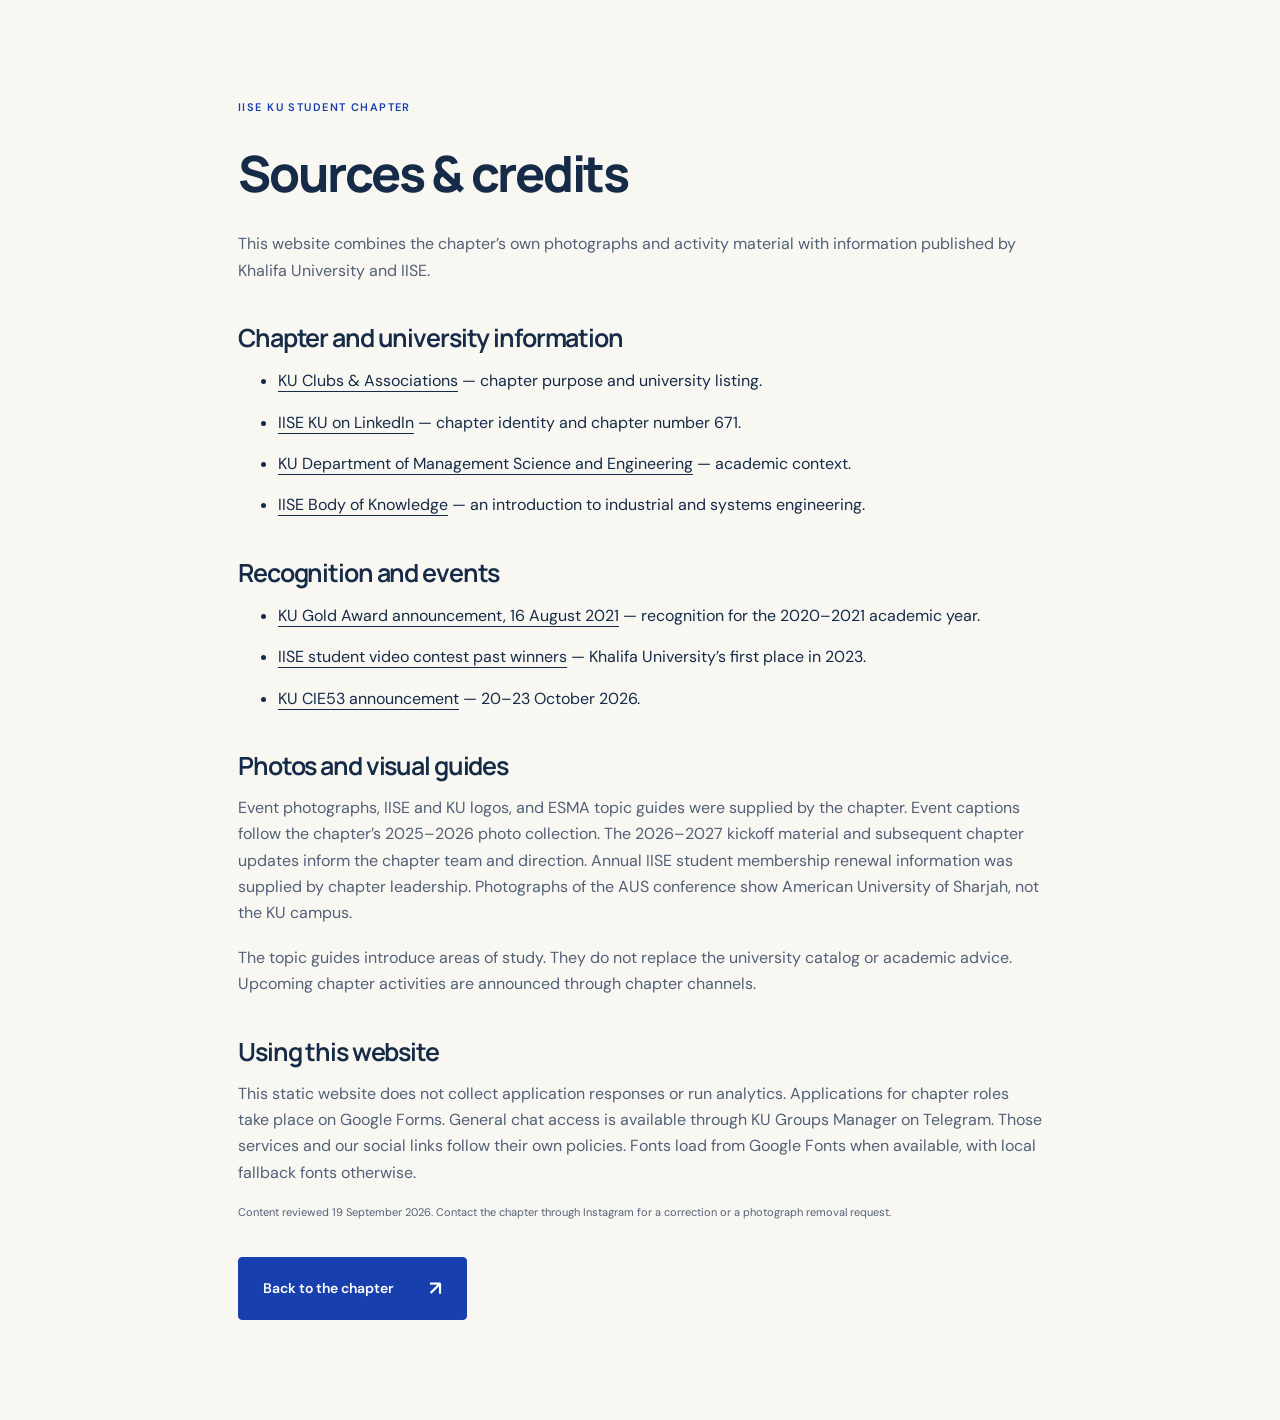
<file: sources.html>
<!doctype html><html lang="en"><head><meta charset="utf-8"><meta name="viewport" content="width=device-width,initial-scale=1"><title>Sources &amp; credits — IISE KU</title><link rel="stylesheet" href="styles.css"><link rel="icon" href="assets/favicon.svg"></head><body><main class="wrap section source-page"><p class="eyebrow">IISE KU STUDENT CHAPTER</p><h1>Sources &amp; credits</h1><p>This website combines the chapter’s own photographs and activity material with information published by Khalifa University and IISE.</p><h2>Chapter and university information</h2><ul><li><a href="https://www.ku.ac.ae/student-life/student-clubs-and-organizations">KU Clubs &amp; Associations</a> — chapter purpose and university listing.</li><li><a href="https://www.linkedin.com/company/khalifa-university-iise-student-chapter/">IISE KU on LinkedIn</a> — chapter identity and chapter number 671.</li><li><a href="https://www.ku.ac.ae/academics/college-of-engineering/department/department-of-management-science-and-engineering">KU Department of Management Science and Engineering</a> — academic context.</li><li><a href="https://www.iise.org/Print/?Site=Main&amp;id=43631">IISE Body of Knowledge</a> — an introduction to industrial and systems engineering.</li></ul><h2>Recognition and events</h2><ul><li><a href="https://www.ku.ac.ae/iise-student-chapter-honored-with-gold-award">KU Gold Award announcement, 16 August 2021</a> — recognition for the 2020–2021 academic year.</li><li><a href="https://iise.org/details.aspx?id=22764">IISE student video contest past winners</a> — Khalifa University’s first place in 2023.</li><li><a href="https://www.ku.ac.ae/conferences/the-53rd-international-conference-on-computers-and-industrial-engineering-cie53">KU CIE53 announcement</a> — 20–23 October 2026.</li></ul><h2>Photos and visual guides</h2><p>Event photographs, IISE and KU logos, and ESMA topic guides were supplied by the chapter. Event captions follow the chapter’s 2025–2026 photo collection. The 2026–2027 kickoff material and subsequent chapter updates inform the chapter team and direction. Annual IISE student membership renewal information was supplied by chapter leadership. Photographs of the AUS conference show American University of Sharjah, not the KU campus.</p><p>The topic guides introduce areas of study. They do not replace the university catalog or academic advice. Upcoming chapter activities are announced through chapter channels.</p><h2>Using this website</h2><p>This static website does not collect application responses or run analytics. Applications for chapter roles take place on Google Forms. General chat access is available through KU Groups Manager on Telegram. Those services and our social links follow their own policies. Fonts load from Google Fonts when available, with local fallback fonts otherwise.</p><p class="fine">Content reviewed 19 September 2026. Contact the chapter through Instagram for a correction or a photograph removal request.</p><a class="button" href="index.html">Back to the chapter <span>↗</span></a></main></body></html>
</file>
<file: styles.css>
@import url('https://fonts.googleapis.com/css2?family=DM+Sans:wght@400;450;500;550;600;650;700&family=Manrope:wght@400;500;600;650;700;750;800&display=swap');
:root{--blue:#173fae;--navy:#172a47;--paper:#f8f7f2;--ink:#162b47;--muted:#526078;--line:#d8dcd9;--lime:#e1ef92;--orange:#fa9367;--font:'DM Sans',Arial,sans-serif}*{box-sizing:border-box}html{scroll-behavior:smooth;scroll-padding-top:100px}body{margin:0;background:var(--paper);color:var(--ink);font:16px/1.65 var(--font)}button,a{-webkit-tap-highlight-color:transparent}button,input{font:inherit}button,a{touch-action:manipulation}a{color:inherit;text-underline-offset:5px}button{cursor:pointer}img{max-width:100%;display:block}h1,h2,h3,p{margin:0}h1,h2,h3{font-family:'Manrope',Arial,sans-serif;line-height:1.12;letter-spacing:-.045em}h1{font-size:clamp(48px,5.6vw,84px);font-weight:750}h2{font-size:clamp(35px,4vw,56px);font-weight:650}h3{font-size:25px;font-weight:650}p+p{margin-top:18px}p{color:var(--muted)}.wrap{max-width:1320px;margin:auto;padding-left:48px;padding-right:48px}.section{padding-top:100px;padding-bottom:100px}.eyebrow{font:600 11px/1.4 var(--font);letter-spacing:.13em;color:var(--blue);margin-bottom:24px}.header{height:99px;display:flex;align-items:center;justify-content:space-between;gap:25px;padding:0 48px;max-width:1440px;margin:auto;background:var(--paper)}.brand{display:flex;align-items:center;gap:20px;text-decoration:none;flex-shrink:0}.brand-mark{font:800 35px/1 'Manrope',Arial,sans-serif;letter-spacing:-2px;color:var(--blue);display:flex;align-items:center;gap:5px}.orbit{font-size:43px;font-weight:400}.brand-label{font-size:9px;line-height:1.45;font-weight:650;letter-spacing:.09em;border-left:1px solid var(--line);padding-left:18px}nav{display:flex;align-items:center;gap:29px}nav a{font-size:12px;text-decoration:none;font-weight:600}nav a:not(.button):hover{color:var(--blue);text-decoration:underline}.button{display:inline-flex;align-items:center;justify-content:space-between;gap:35px;border:1px solid var(--blue);background:var(--blue);color:white;padding:14px 24px;text-decoration:none;font-weight:600;font-size:14px;border-radius:4px;transition:transform .2s,background .2s}.button:hover{background:#0f2e87;transform:translateY(-2px)}.button span{font-size:20px}.button.small{padding:11px 18px;font-size:12px;gap:20px}.button.light{background:var(--lime);color:var(--ink);border-color:var(--lime)}.text-link{font-size:13px;font-weight:650;text-decoration:none;display:inline-flex;gap:20px;align-items:center}.text-link:hover{text-decoration:underline}.buttons{display:flex;gap:25px;align-items:center;margin-top:32px}.hero{display:grid;grid-template-columns:1.03fr 1fr;gap:40px;align-items:center;min-height:650px;padding-top:50px;padding-bottom:74px}.hero h1 span{color:var(--blue)}.intro{font-size:17px;max-width:450px;margin-top:25px;line-height:1.8}.dot{display:inline-block;width:7px;height:7px;background:var(--blue);border-radius:50%;margin-right:9px}.hero-bottom{display:flex;gap:16px;align-items:center;margin-top:45px}.hero-bottom p{font-size:11px;line-height:1.65}.mini-star{font-size:40px;color:var(--blue)}.hero-art{position:relative;margin:12px 0 20px;padding:14px 14px 36px 0}.photo-frame{position:relative;background:var(--blue);border-radius:160px 10px 10px 10px;overflow:hidden;z-index:1;transform:rotate(2deg)}.photo-frame img{width:100%;height:420px;object-fit:cover;object-position:52% center}.photo-caption{display:flex;justify-content:space-between;color:white;font-size:9px;letter-spacing:.1em;padding:15px 24px;gap:10px}.sticker{position:absolute;z-index:2;right:-18px;top:-28px;background:var(--lime);color:var(--ink);width:137px;height:137px;border-radius:50%;display:flex;align-items:center;justify-content:center;flex-direction:column;transform:rotate(14deg);font-size:12px;font-weight:700;text-align:center;line-height:1.4;box-shadow:0 5px 15px #15294215}.sticker span{font-size:30px}.grid-decoration{position:absolute;inset:55px -7px 9px 50px;background-image:linear-gradient(#bfcac650 1px,transparent 1px),linear-gradient(90deg,#bfcac650 1px,transparent 1px);background-size:22px 22px;border:1px solid #c1cbc6}.ribbon{display:flex;justify-content:center;align-items:center;gap:4.2vw;padding:22px 25px;background:var(--blue);color:white;overflow:hidden;white-space:nowrap;font-size:12px;font-weight:600;letter-spacing:.13em}.ribbon b{color:var(--lime);font-size:23px}.about{display:grid;grid-template-columns:1fr 1fr;gap:45px 75px}.large-copy{font-size:24px;line-height:1.5;letter-spacing:-.025em;color:var(--ink)}.about .text-link{margin-top:24px}.values{grid-column:1/-1;display:grid;grid-template-columns:repeat(3,1fr);margin-top:20px}.values article{border-top:1px solid var(--line);padding:28px 30px 0 0}.values article+article{padding-left:35px;border-left:1px solid var(--line)}.values span{font-size:12px;color:var(--blue)}.values h3{margin:15px 0}.values p{font-size:14px;max-width:300px}.events-band{background:#eaf0f5}.section-top{display:flex;justify-content:space-between;gap:40px;align-items:flex-end;margin-bottom:40px}.section-top>p{max-width:350px;font-size:14px}.upcoming-grid{display:grid;grid-template-columns:1fr 1fr;gap:40px}.next-event{display:flex;align-items:flex-start;gap:24px;border-top:1px solid #bac9d9;padding-top:30px}.date-block{flex-shrink:0;text-align:center;min-width:76px}.date-block strong{font:600 36px/1.3 'Manrope',sans-serif;letter-spacing:-.05em;color:var(--blue)}.date-block span{font-size:10px;letter-spacing:.08em;display:block}.tag{font-size:9px;letter-spacing:.08em;font-weight:700;display:inline-block;color:var(--blue);margin-bottom:13px}.next-event h3{font-size:25px;margin-bottom:14px}.next-event p{font-size:14px}.fine{font-size:11px!important;line-height:1.6}.next-event .text-link{margin-top:20px}.partner{border-top:1px solid #bac9d9;margin-top:42px;padding-top:22px;display:flex;align-items:center;gap:25px}.partner>span{font-size:9px;font-weight:700;letter-spacing:.1em}.partner p{font-size:17px;flex:1}.partner-note{font-size:12px;margin-left:18px}.partner a{font-size:12px;white-space:nowrap}.filters{display:flex;gap:10px;margin-bottom:35px;flex-wrap:wrap}.filters button{border:1px solid var(--line);padding:9px 19px;color:var(--muted);background:transparent;border-radius:30px;font-size:12px}.filters button.active{background:var(--ink);border-color:var(--ink);color:white}.moments-grid{display:grid;grid-template-columns:repeat(3,1fr);gap:45px 28px}.moment.feature{grid-column:span 2}.image-button{position:relative;border:0;padding:0;width:100%;background:#ddd;overflow:hidden;border-radius:6px;display:block}.image-button img{width:100%;height:240px;object-fit:cover;transition:transform .4s}.moment.feature .image-button img{height:360px}.moment:not(.feature):nth-child(2) .image-button img{height:360px}.image-button:hover img{transform:scale(1.035)}.image-button>span{position:absolute;right:15px;bottom:15px;display:grid;place-items:center;background:var(--paper);width:35px;height:35px;border-radius:50%;font-size:22px}.moment-meta{display:flex;justify-content:space-between;font-size:9px;letter-spacing:.09em;font-weight:600;color:var(--blue);margin:20px 0 10px}.moment h3{font-size:25px}.moment p{font-size:13px;margin-top:13px;max-width:560px}.recognition{display:grid;grid-template-columns:auto 1.2fr 1fr 1fr;gap:35px;align-items:center;padding-top:38px;padding-bottom:38px;border-top:1px solid var(--line);border-bottom:1px solid var(--line);margin-bottom:100px}.recognition h2{font-size:28px}.recognition .eyebrow{margin-bottom:12px;font-size:9px}.award-star{font-size:60px;color:var(--blue)}.recognition a{display:flex;flex-direction:column;text-decoration:none;border-left:1px solid var(--line);padding-left:24px}.recognition a:hover strong{text-decoration:underline}.recognition a>span{font-size:10px;letter-spacing:.1em}.recognition strong{font-size:19px;margin:5px 0;color:var(--blue)}.recognition small{font-size:10px;color:var(--muted)}.explore{background:#e9eddf}.explore-layout{display:grid;grid-template-columns:1fr 1.1fr;gap:75px;align-items:start}.explore-copy>p:not(.large-copy){font-size:14px}.resource-links{display:flex;flex-direction:column;gap:12px;margin:25px 0;font-size:12px;font-weight:600}.challenge{background:var(--paper);padding:35px;border:1px solid #d8dece;border-radius:8px}.challenge h3{font-size:34px;margin-bottom:20px}.challenge>p{font-size:13px}.flow{display:flex;align-items:center;justify-content:space-between;gap:10px;padding:22px 0}.flow>div{background:#eaf0f5;padding:15px 12px;border-radius:5px;flex:1;font-size:10px;color:var(--blue)}.flow strong{font-size:10px;display:block}.flow small{display:block;font-size:8px}.quiz-options{display:flex;flex-direction:column;gap:8px}.quiz-options button{padding:11px 15px;text-align:left;border:1px solid var(--line);border-radius:4px;background:transparent;font-size:12px;color:var(--ink)}.quiz-options button:hover,.quiz-options button.selected{background:var(--blue);color:white;border-color:var(--blue)}.quiz-result{margin-top:15px;padding:15px;background:#edf1e3;border-radius:4px;font-size:12px;min-height:75px}.challenge .fine{margin-top:15px}.guide-heading{display:flex;align-items:flex-end;justify-content:space-between;margin:70px 0 30px}.guide-heading .eyebrow{margin-bottom:12px}.guide-heading h3{font-size:32px}.guide-heading>p{font-size:12px}.guide-grid{display:grid;grid-template-columns:repeat(4,1fr);gap:14px}.guide-card{border:1px solid #c9d0c0;background:#f8f7f2;padding:15px 18px;text-align:left;color:var(--ink);display:flex;gap:16px;justify-content:space-between;min-height:92px;border-radius:4px}.guide-card:hover{background:white;border-color:var(--blue)}.guide-card span{font-size:13px;font-weight:600;line-height:1.45}.guide-card small{display:block;font-size:9px;color:var(--muted);margin-top:5px;font-weight:400}.guide-card b{font-size:22px;font-weight:400;color:var(--blue)}.team-grid{display:grid;grid-template-columns:repeat(4,1fr);gap:24px}.team-grid article,.team-invite{border-top:1px solid var(--line);padding-top:25px;padding-bottom:20px}.team-grid article>span{display:grid;place-items:center;width:49px;height:49px;border-radius:50%;color:var(--blue);background:#e5eaf3;font-size:12px;margin-bottom:20px}.team-grid h3{font-size:19px;letter-spacing:-.025em}.team-grid p{font-size:12px;margin-top:6px}.team-invite{background:var(--lime);padding:25px;text-decoration:none;border-radius:5px;border:0}.team-invite>span{font-size:10px;font-weight:650;letter-spacing:.15em}.team-invite h3{margin-top:30px}.join-section{background:var(--blue);color:white}.join-section .eyebrow{color:var(--lime)}.join-section h2{font-size:clamp(42px,5.2vw,72px)}.join-section h2 em{color:var(--lime);font-style:normal}.join-grid{display:grid;grid-template-columns:1fr 1fr;gap:25px;margin-top:50px}.join-card{background:var(--paper);color:var(--ink);padding:36px;border-radius:7px;display:flex;flex-direction:column}.join-card h3{font-size:32px;margin:8px 0 19px}.join-card p{font-size:14px}.join-card .button{margin-top:auto}.join-card>small{font-size:10px;color:var(--muted);margin-top:12px}.team-options{list-style:none;padding:0;margin:25px 0}.team-options li{display:flex;gap:20px;border-top:1px solid var(--line);padding:12px 0;font-size:12px}.team-options strong{width:60px}.team-options span{color:var(--muted)}.casual{background:#224bb8;color:white;border:1px solid #6482cc}.casual p,.casual .tag,.casual>small{color:#e5ebfa}.casual ol{font-size:14px;line-height:2.3;margin:25px 0;padding-left:20px}.faq{display:grid;grid-template-columns:1fr 1.3fr;gap:80px}.faq h2{font-size:37px;margin-bottom:25px}.faq>div>p{font-size:14px}details{border-bottom:1px solid var(--line)}summary{cursor:pointer;padding:20px 30px 20px 0;font-weight:600;font-size:14px;position:relative;list-style:none}summary::-webkit-details-marker{display:none}summary:after{content:'+';position:absolute;right:3px;font-size:22px;font-weight:400;top:15px}details[open] summary:after{content:'−'}details p{font-size:13px;padding:0 25px 20px 0}footer{background:#e8ecf2;padding:60px 0 25px}.footer-top{display:flex;justify-content:space-between;gap:35px;align-items:flex-start;padding-bottom:50px}.footer-top>p{font:500 24px/1.4 'Manrope',sans-serif;color:var(--ink);letter-spacing:-.04em}.footer-top>div{display:flex;flex-direction:column;gap:12px;font-size:12px}.footer-bottom{border-top:1px solid #cbd2dd;padding-top:25px;display:flex;justify-content:space-between;align-items:center;gap:20px}.footer-bottom p{font-size:10px;text-align:right}.official-logos{display:flex;align-items:center;gap:25px}.official-logos img:first-child{object-fit:contain;width:75px;height:65px}.official-logos img:last-child{object-fit:contain;width:155px;height:auto}dialog{border:0;border-radius:8px;padding:20px;max-width:min(90vw,1100px);max-height:94vh;background:var(--paper);color:var(--ink)}dialog::backdrop{background:#10213fe6;backdrop-filter:blur(5px)}.dialog-toolbar{display:flex;justify-content:space-between;gap:30px;align-items:center;margin-bottom:15px}.dialog-toolbar p{font-size:14px;font-weight:600}.dialog-toolbar button{border:1px solid var(--line);background:transparent;padding:8px 14px;border-radius:4px;white-space:nowrap;color:var(--ink)}dialog img{max-height:75vh;max-width:100%;margin:auto;object-fit:contain}dialog>a{font-size:12px;display:block;margin-top:12px}.menu-toggle{display:none}.sr-only{position:absolute;width:1px;height:1px;padding:0;margin:-1px;overflow:hidden;clip:rect(0,0,0,0);white-space:nowrap;border:0}.skip{position:fixed;left:20px;top:-70px;background:white;padding:15px;z-index:100}.skip:focus{top:10px}a:focus-visible,button:focus-visible,summary:focus-visible{outline:3px solid #ef7628;outline-offset:5px}[hidden]{display:none!important}.source-page{max-width:900px}.source-page h1{font-size:50px;margin:30px 0}.source-page h2{font-size:25px;margin:40px 0 15px}.source-page li{margin:15px 0}.source-page .button{margin-top:35px}
@media(min-width:1441px){.header{padding:0 60px}.hero{min-height:700px}}
@media(max-width:1050px){.header{padding:0 28px}nav{gap:18px}.brand-label{display:none}.wrap{padding-left:30px;padding-right:30px}.hero{gap:25px}.hero h1{font-size:59px}.hero .buttons{flex-wrap:wrap}.photo-frame img{height:380px}.sticker{right:-10px;width:110px;height:110px;font-size:10px}.explore-layout{gap:35px}.recognition{gap:20px}.recognition h2{font-size:23px}.guide-grid{grid-template-columns:repeat(3,1fr)}.partner-note{display:block;margin-left:0}.faq{gap:40px}.team-grid h3{font-size:17px}}
@media(max-width:760px){html{scroll-padding-top:25px}.wrap{padding-left:22px;padding-right:22px}.section{padding-top:65px;padding-bottom:65px}.header{height:80px;padding:0 22px;position:relative;z-index:10}.brand-label{display:block;font-size:8px;padding-left:12px}.brand{gap:12px}.brand-mark{font-size:28px}.orbit{font-size:34px}.menu-toggle{display:flex;gap:12px;align-items:center;border:1px solid var(--line);background:transparent;border-radius:4px;padding:8px 12px;font-size:12px;color:var(--ink)}nav{display:none;position:absolute;top:80px;left:0;right:0;background:var(--paper);padding:20px 22px 25px;flex-direction:column;align-items:stretch;box-shadow:0 10px 15px #172a4710}nav.open{display:flex}nav a{padding:8px 0;font-size:14px}.hero{grid-template-columns:1fr;padding-top:32px;padding-bottom:40px;gap:35px}.hero h1{font-size:clamp(44px,10.4vw,72px)}.hero .eyebrow{font-size:9px}.intro{font-size:15px;max-width:440px}.buttons{gap:20px}.button{font-size:13px;padding:13px 20px}.hero-bottom{margin-top:28px}.hero-art{max-width:580px;width:100%;margin:8px 0 0;padding-right:15px}.photo-frame{border-top-left-radius:100px;transform:rotate(1deg)}.photo-frame img{height:340px}.sticker{right:0;top:-13px;width:102px;height:102px}.ribbon{justify-content:flex-start;gap:28px;padding:15px 22px;font-size:9px}.ribbon b{font-size:18px}.about{grid-template-columns:1fr;gap:25px}.large-copy{font-size:22px}.about p{font-size:14px}.values{grid-template-columns:1fr;gap:22px}.values article,.values article+article{border-left:0;padding:20px 0 0}.values h3{font-size:24px;margin:10px 0}.values p{max-width:100%}.section-top{display:block;margin-bottom:28px}.section-top>p{margin-top:20px;font-size:13px}.upcoming-grid{grid-template-columns:1fr;gap:30px}.next-event{gap:18px}.date-block{min-width:70px}.date-block strong{font-size:30px}.next-event h3{font-size:23px}.partner{flex-wrap:wrap;gap:12px}.partner>span{width:100%}.partner p{font-size:15px}.partner a{font-size:11px}.filters{gap:8px}.filters button{font-size:11px;padding:8px 12px}.moments-grid{grid-template-columns:1fr;gap:32px}.moment.feature{grid-column:auto}.moment.feature .image-button img,.moment:not(.feature):nth-child(2) .image-button img,.image-button img{height:260px}.moment h3{font-size:26px}.recognition{grid-template-columns:50px 1fr;margin:0 22px 65px;padding:30px 0;gap:24px}.recognition a{grid-column:2;padding:0;border:0}.award-star{font-size:45px}.recognition h2{font-size:28px}.recognition strong{font-size:20px}.explore-layout{grid-template-columns:1fr;gap:30px}.challenge{padding:25px}.challenge h3{font-size:32px}.guide-heading{display:block;margin-top:45px}.guide-heading>p{margin-top:15px}.guide-grid{grid-template-columns:repeat(2,1fr);gap:10px}.guide-card{padding:15px 12px;min-height:105px}.guide-card span{font-size:11px}.guide-card b{font-size:19px}.guide-heading h3{font-size:28px}.team-grid{grid-template-columns:repeat(2,1fr);gap:20px}.team-grid h3{font-size:18px;line-height:1.3}.team-grid p{font-size:11px}.team-invite{padding:20px}.join-section h2{font-size:clamp(33px,7.8vw,57px)}.join-grid{grid-template-columns:1fr;margin-top:35px}.join-card{padding:25px}.join-card h3{font-size:29px}.join-card .button{margin-top:5px}.team-options li{gap:15px;font-size:11px}.faq{grid-template-columns:1fr;gap:20px}.faq h2{font-size:34px}.footer-top{flex-direction:column;gap:28px;padding-bottom:30px}.footer-top>div{flex-direction:row;flex-wrap:wrap;gap:20px}.footer-bottom{flex-direction:column;align-items:flex-start}.footer-bottom p{text-align:left}.official-logos{gap:20px}.source-page h1{font-size:38px}.dialog-toolbar p{font-size:12px}.dialog-toolbar{gap:15px}dialog{padding:14px;max-width:95vw}.flow{gap:5px}.flow>div{padding:12px 8px}}
body:has(dialog[open]){overflow:hidden}
@media(max-width:360px){.header .brand-label{font-size:7px;padding-left:9px}.header{gap:10px}.header .brand{gap:9px}.menu-toggle{padding:8px 10px;gap:8px}.hero h1{font-size:41px}.challenge{padding:20px}.join-card{padding:21px}}
@media(prefers-reduced-motion:reduce){html{scroll-behavior:auto}*,*:before,*:after{animation:none!important;transition:none!important}}
/* Chapter identity, full gallery and participation updates */
.header-logos{display:flex;align-items:center;gap:16px}.header-logos img:first-child{width:72px;height:64px;object-fit:contain}.header-logos img:last-child{width:153px;height:auto;object-fit:contain;border-left:1px solid var(--line);padding-left:15px}.header{gap:20px}nav{gap:22px}.hero-socials{display:flex;gap:22px;margin-top:24px}.hero-socials a,.social-links a,.social-rail a{display:flex;gap:9px;align-items:center;text-decoration:none;font-size:12px;font-weight:600;color:var(--blue)}.hero-socials a:hover,.social-links a:hover{text-decoration:underline}.hero-socials svg,.social-links svg,.social-rail svg{width:21px;height:21px;flex-shrink:0}.social-rail{position:fixed;right:0;top:43%;z-index:8;display:flex;flex-direction:column;gap:16px;padding:15px 10px;background:var(--paper);border:1px solid var(--line);border-right:0;border-radius:8px 0 0 8px}.social-rail a span{display:none}.social-rail a{padding:3px}.hero-bottom{margin-top:24px}.gallery-grid{display:grid;grid-template-columns:repeat(4,1fr);gap:25px 18px;margin:25px 0 32px}.gallery-item p{font-size:10px;line-height:1.5;margin-top:9px}.gallery-item .image-button img{height:185px}.gallery-navigation{display:flex;justify-content:space-between;gap:20px;margin-top:15px}.gallery-navigation button{border:1px solid var(--line);border-radius:4px;background:white;padding:9px 18px;color:var(--blue);font-size:13px}.why-join{background:#e9eddf}.benefits-grid{display:grid;grid-template-columns:repeat(4,1fr);gap:28px}.benefits-grid article{border-top:1px solid #c4ccba;padding-top:25px}.benefits-grid article>span{font-size:10px;font-weight:600;letter-spacing:.05em;color:var(--blue)}.benefits-grid h3{font-size:24px;margin:18px 0}.benefits-grid p{font-size:14px}.ideas-section{display:grid;grid-template-columns:1.1fr 1fr;gap:70px}.ideas-section h2{margin-bottom:25px}.ideas-section p{max-width:510px}.ideas-section .button{margin-top:25px}.ideas-section .fine{margin-top:10px}.social-panel{background:#e8ecf2;padding:35px;border-radius:6px}.social-panel h3{font-size:31px;margin-bottom:20px}.social-panel p{font-size:14px}.social-links{display:flex;gap:25px;margin:25px 0}.social-panel .official-logos{padding-top:20px;border-top:1px solid #cad2dd}.team-grid{grid-template-columns:repeat(3,1fr)}
@media(max-width:1100px){.header-logos{gap:10px}.header-logos img:first-child{width:60px}.header-logos img:last-child{width:124px;padding-left:10px}nav{gap:15px}.social-rail{display:none}.gallery-grid{grid-template-columns:repeat(3,1fr)}.benefits-grid{grid-template-columns:repeat(2,1fr)}.ideas-section{gap:35px}}
@media(max-width:760px){.header-logos img:first-child{width:54px;height:52px}.header-logos img:last-child{width:120px}.hero-socials{margin-top:22px}.gallery-grid{grid-template-columns:repeat(2,1fr);gap:22px 12px}.gallery-item .image-button img{height:140px}.gallery-item .image-button>span{width:28px;height:28px;right:8px;bottom:8px;font-size:18px}.gallery-item p{font-size:9px}.benefits-grid{grid-template-columns:1fr;gap:25px}.benefits-grid h3{font-size:25px;margin:12px 0}.ideas-section{grid-template-columns:1fr}.social-panel{padding:25px}.social-links{gap:20px}.team-grid{grid-template-columns:repeat(2,1fr)}.gallery-navigation button{font-size:12px;padding:9px 12px}}
@media(max-width:360px){.header-logos img:first-child{width:48px}.header-logos img:last-child{width:106px}.gallery-item .image-button img{height:112px}.header-logos{gap:8px}.social-links{gap:16px}}

/* Make the wide IISE artwork readable despite its square, padded source. */
.header-logos img:first-child{width:240px;height:90px;object-fit:cover;object-position:center;flex-shrink:0}
.official-logos{flex-wrap:wrap}
.official-logos img:first-child{width:210px;height:80px;object-fit:cover;object-position:center;flex-shrink:0}
@media(max-width:1100px) and (min-width:761px){.header-logos img:first-child{width:200px;height:76px}}
@media(max-width:760px){.header{height:88px;padding:0 16px;gap:12px}.header-logos{gap:10px}.header-logos img:first-child{width:150px;height:58px}.header-logos img:last-child{width:90px;padding-left:10px}.menu-toggle{padding:8px 10px;gap:8px;flex-shrink:0}nav{top:88px}}
@media(max-width:360px){.header{padding:0 12px;gap:10px}.header-logos{gap:8px}.header-logos img:first-child{width:132px;height:52px}.header-logos img:last-child{width:70px;padding-left:8px}.menu-toggle{padding:8px;gap:6px}}
</file>
